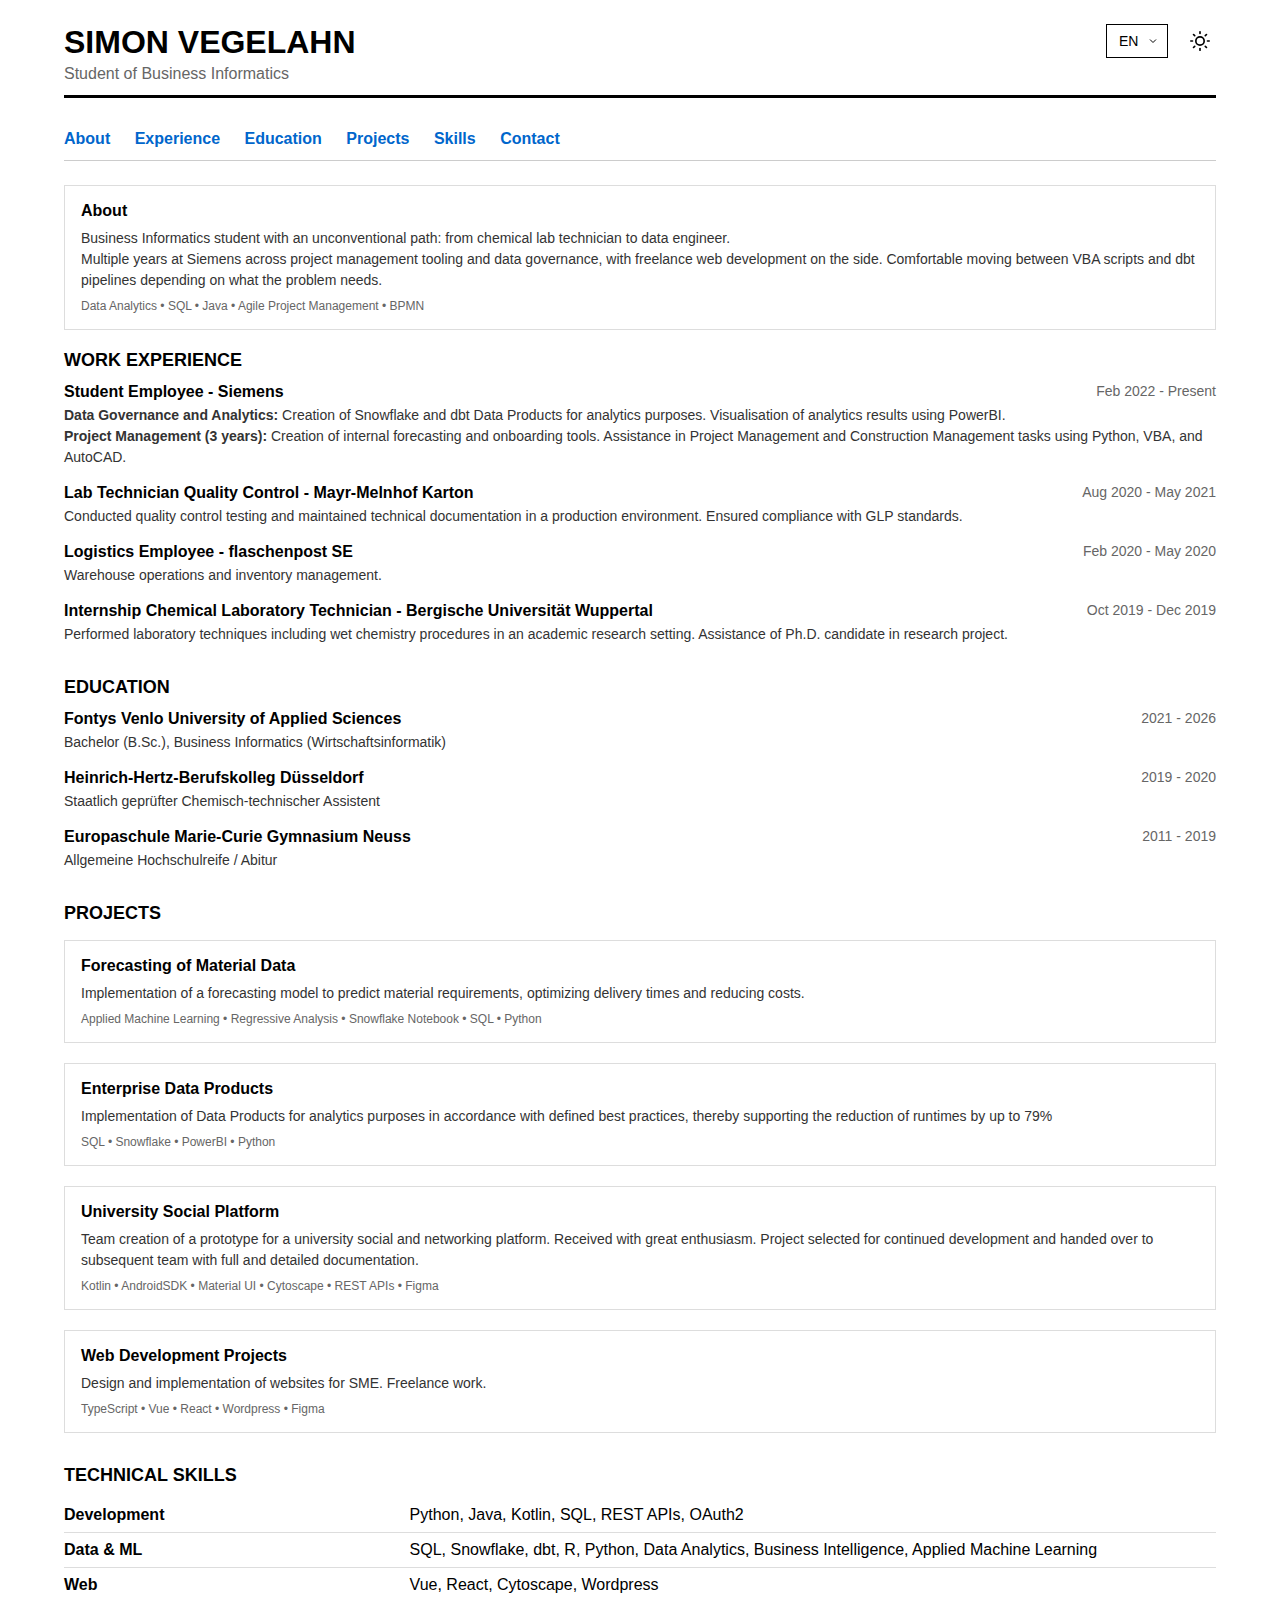
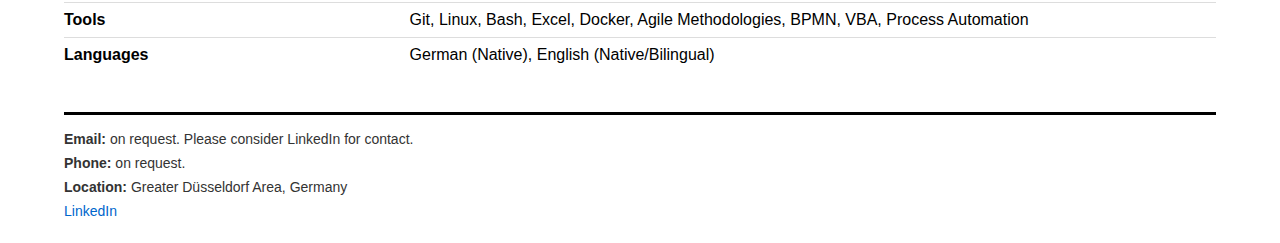
<file: about_me.html>
<!DOCTYPE html>
<html lang="en">

<head>
    <meta charset="UTF-8">
    <meta name="viewport" content="width=device-width, initial-scale=1.0">
    <title>Simon Vegelahn - Student of Business Informatics</title>
    <link rel="icon" type="image/png" href="favicon.png">

    <style>
        * {
            margin: 0;
            padding: 0;
            box-sizing: border-box;
        }

        body {
            font-family: Arial, sans-serif;
            background: #fff;
            color: #000;
            transition: background 0.3s, color 0.3s;
        }

        body.dark {
            background: #111;
            color: #eee;
        }

        .fast-link {
            color: #0066cc;
            text-decoration: none;
        }

        body.dark .fast-link {
            color: #6ab0ff;
        }

        .fast-link:hover {
            text-decoration: underline;
        }

        .controls {
            display: flex;
            align-items: center;
            gap: 16px;
        }

        .lang-select {
            font-family: Arial, sans-serif;
            font-size: 14px;
            padding: 8px 12px;
            border: 1px solid #000;
            background: #fff;
            color: #000;
            cursor: pointer;
            outline: none;
            appearance: none;
            -webkit-appearance: none;
            -moz-appearance: none;
            background-image: url("data:image/svg+xml,%3Csvg xmlns='http://www.w3.org/2000/svg' width='12' height='12' viewBox='0 0 24 24' fill='none' stroke='%23000' stroke-width='2'%3E%3Cpath d='M6 9l6 6 6-6'/%3E%3C/svg%3E");
            background-repeat: no-repeat;
            background-position: right 8px center;
            padding-right: 28px;
        }

        body.dark .lang-select {
            border-color: #eee;
            background-color: #111;
            color: #eee;
            background-image: url("data:image/svg+xml,%3Csvg xmlns='http://www.w3.org/2000/svg' width='12' height='12' viewBox='0 0 24 24' fill='none' stroke='%23eee' stroke-width='2'%3E%3Cpath d='M6 9l6 6 6-6'/%3E%3C/svg%3E");
        }

        .theme-toggle {
            cursor: pointer;
            user-select: none;
            display: flex;
            align-items: center;
            justify-content: center;
            width: 32px;
            height: 32px;
        }

        .theme-toggle svg {
            width: 20px;
            height: 20px;
            stroke: #000;
            fill: none;
            transition: stroke 0.3s;
        }

        body.dark .theme-toggle svg {
            stroke: #eee;
        }

        .icon-sun {
            display: block;
        }

        .icon-moon {
            display: none;
        }

        body.dark .icon-sun {
            display: none;
        }

        body.dark .icon-moon {
            display: block;
        }

        .header-row {
            display: flex;
            justify-content: space-between;
            align-items: flex-start;
        }

        .subtitle {
            font-size: 16px;
            color: #666;
            margin: 0;
        }

        body.dark .subtitle {
            color: #999;
        }

        .nav-border {
            border-bottom: 1px solid #ccc;
        }

        body.dark .nav-border {
            border-color: #444;
        }

        .article-box {
            border: 0.5px solid #ddd;
        }

        body.dark .article-box {
            border-color: #444;
        }

        .text-secondary {
            color: #333;
        }

        body.dark .text-secondary {
            color: #ccc;
        }

        .text-muted {
            color: #666;
        }

        body.dark .text-muted {
            color: #999;
        }

        .border-bottom {
            border-bottom: 1px solid #ddd;
        }

        body.dark .border-bottom {
            border-color: #444;
        }

        .header-border {
            border-bottom: 3px solid #000;
        }

        body.dark .header-border {
            border-color: #eee;
        }

        .footer-border {
            border-top: 3px solid #000;
        }

        body.dark .footer-border {
            border-color: #eee;
        }
    </style>
</head>

<body>
    <div style="max-width: 1200px; margin: 0 auto; padding: 24px;">
        <header class="header-border" style="padding-bottom: 12px; margin-bottom: 20px;">
            <div class="header-row">
                <div>
                    <h1 style="font-size: 32px; font-weight: bold; margin: 0 0 4px 0;">SIMON VEGELAHN</h1>
                    <p class="subtitle">Student of Business Informatics</p>
                </div>
                <div class="controls">
                    <select class="lang-select" onchange="if(this.value) window.location.href=this.value">
                        <option value="about_me.html" selected>EN</option>
                        <option value="about_me_de.html">DE</option>
                        <option value="about_me_es.html">ES</option>
                    </select>
                    <div class="theme-toggle" onclick="toggleTheme()">
                        <svg class="icon-sun" viewBox="0 0 24 24" stroke-width="2" stroke-linecap="round"
                            stroke-linejoin="round">
                            <circle cx="12" cy="12" r="5"></circle>
                            <line x1="12" y1="1" x2="12" y2="3"></line>
                            <line x1="12" y1="21" x2="12" y2="23"></line>
                            <line x1="4.22" y1="4.22" x2="5.64" y2="5.64"></line>
                            <line x1="18.36" y1="18.36" x2="19.78" y2="19.78"></line>
                            <line x1="1" y1="12" x2="3" y2="12"></line>
                            <line x1="21" y1="12" x2="23" y2="12"></line>
                            <line x1="4.22" y1="19.78" x2="5.64" y2="18.36"></line>
                            <line x1="18.36" y1="5.64" x2="19.78" y2="4.22"></line>
                        </svg>
                        <svg class="icon-moon" viewBox="0 0 24 24" stroke-width="2" stroke-linecap="round"
                            stroke-linejoin="round">
                            <path d="M21 12.79A9 9 0 1 1 11.21 3 7 7 0 0 0 21 12.79z"></path>
                        </svg>
                    </div>
                </div>
            </div>
        </header>

        <nav class="nav-border" style="margin-bottom: 24px; padding: 12px 0;">
            <a href="#about" class="fast-link" style="margin-right: 20px; font-weight: bold;">About</a>
            <a href="#experience" class="fast-link" style="margin-right: 20px; font-weight: bold;">Experience</a>
            <a href="#education" class="fast-link" style="margin-right: 20px; font-weight: bold;">Education</a>
            <a href="#projects" class="fast-link" style="margin-right: 20px; font-weight: bold;">Projects</a>
            <a href="#skills" class="fast-link" style="margin-right: 20px; font-weight: bold;">Skills</a>
            <a href="#contact" class="fast-link" style="font-weight: bold;">Contact</a>
        </nav>

        <article id="about" class="article-box" style="margin-bottom: 20px; padding: 16px;">
            <h3 style="font-size: 16px; font-weight: bold; margin: 0 0 8px 0;">About</h3>
            <p class="text-secondary" style="font-size: 14px; margin: 0 0 8px 0; line-height: 1.5;">Business Informatics
                student
                with an unconventional path: from chemical lab technician to data engineer. <br> Multiple years at
                Siemens across project management tooling and data governance, with freelance web development on the
                side. Comfortable moving
                between VBA scripts and dbt pipelines depending on what the problem needs.</p>
            <div class="text-muted" style="font-size: 12px;">Data Analytics • SQL • Java • Agile Project Management •
                BPMN
            </div>
        </article>

        <section id="experience" style="margin-bottom: 32px;">
            <h2 style="font-size: 18px; font-weight: bold; margin: 0 0 12px 0;">WORK EXPERIENCE</h2>

            <div style="margin-bottom: 16px;">
                <div style="display: flex; justify-content: space-between; margin-bottom: 4px;">
                    <strong>Student Employee - Siemens</strong>
                    <span class="text-muted" style="font-size: 14px;">Feb 2022 - Present</span>
                </div>
                <p class="text-secondary" style="font-size: 14px; margin: 0; line-height: 1.5;"><b>Data Governance and
                        Analytics:</b>
                    Creation of Snowflake and dbt Data Products for analytics purposes. Visualisation of analytics
                    results using PowerBI.
                </p>
                <p class="text-secondary" style="font-size: 14px; margin: 0; line-height: 1.5;"><b>Project Management (3
                        years):</b> Creation of internal forecasting and onboarding tools. Assistance in Project
                    Management and Construction Management tasks using Python, VBA, and AutoCAD.
                </p>
            </div>

            <div style="margin-bottom: 16px;">
                <div style="display: flex; justify-content: space-between; margin-bottom: 4px;">
                    <strong>Lab Technician Quality Control - Mayr-Melnhof Karton</strong>
                    <span class="text-muted" style="font-size: 14px;">Aug 2020 - May 2021</span>
                </div>
                <p class="text-secondary" style="font-size: 14px; margin: 0; line-height: 1.5;">Conducted quality
                    control testing
                    and maintained technical documentation in a production environment. Ensured compliance with GLP
                    standards.</p>
            </div>

            <div style="margin-bottom: 16px;">
                <div style="display: flex; justify-content: space-between; margin-bottom: 4px;">
                    <strong>Logistics Employee - flaschenpost SE</strong>
                    <span class="text-muted" style="font-size: 14px;">Feb 2020 - May 2020</span>
                </div>
                <p class="text-secondary" style="font-size: 14px; margin: 0; line-height: 1.5;">Warehouse operations and
                    inventory
                    management.</p>
            </div>

            <div>
                <div style="display: flex; justify-content: space-between; margin-bottom: 4px;">
                    <strong>Internship Chemical Laboratory Technician - Bergische Universität
                        Wuppertal</strong>
                    <span class="text-muted" style="font-size: 14px;">Oct 2019 - Dec 2019</span>
                </div>
                <p class="text-secondary" style="font-size: 14px; margin: 0; line-height: 1.5;">Performed laboratory
                    techniques
                    including wet chemistry procedures in an academic research setting. Assistance of Ph.D. candidate in
                    research project.</p>
            </div>
        </section>

        <section id="education" style="margin-bottom: 32px;">
            <h2 style="font-size: 18px; font-weight: bold; margin: 0 0 12px 0;">EDUCATION</h2>

            <div style="margin-bottom: 16px;">
                <div style="display: flex; justify-content: space-between; margin-bottom: 4px;">
                    <strong>Fontys Venlo University of Applied Sciences</strong>
                    <span class="text-muted" style="font-size: 14px;">2021 - 2026</span>
                </div>
                <p class="text-secondary" style="font-size: 14px; margin: 0; line-height: 1.5;">Bachelor (B.Sc.),
                    Business
                    Informatics
                    (Wirtschaftsinformatik)</p>
            </div>

            <div style="margin-bottom: 16px;">
                <div style="display: flex; justify-content: space-between; margin-bottom: 4px;">
                    <strong>Heinrich-Hertz-Berufskolleg Düsseldorf</strong>
                    <span class="text-muted" style="font-size: 14px;">2019 - 2020</span>
                </div>
                <p class="text-secondary" style="font-size: 14px; margin: 0; line-height: 1.5;">Staatlich geprüfter
                    Chemisch-technischer Assistent</p>
            </div>

            <div>
                <div style="display: flex; justify-content: space-between; margin-bottom: 4px;">
                    <strong>Europaschule Marie-Curie Gymnasium Neuss</strong>
                    <span class="text-muted" style="font-size: 14px;">2011 - 2019</span>
                </div>
                <p class="text-secondary" style="font-size: 14px; margin: 0; line-height: 1.5;">Allgemeine Hochschulreife / Abitur</p>
            </div>
        </section>

        <section id="projects" style="margin-bottom: 32px;">
            <h2 style="font-size: 18px; font-weight: bold; margin: 0 0 16px 0;">PROJECTS</h2>
            <article class="article-box" style="margin-bottom: 20px; padding: 16px;">
                <h3 style="font-size: 16px; font-weight: bold; margin: 0 0 8px 0;">Forecasting of Material
                    Data
                </h3>
                <p class="text-secondary" style="font-size: 14px; margin: 0 0 8px 0; line-height: 1.5;">Implementation
                    of a
                    forecasting model to predict material requirements, optimizing delivery times and reducing costs.
                </p>
                <div class="text-muted" style="font-size: 12px;">Applied Machine Learning • Regressive Analysis •
                    Snowflake
                    Notebook • SQL • Python</div>
            </article>
            <article class="article-box" style="margin-bottom: 20px; padding: 16px;">
                <h3 style="font-size: 16px; font-weight: bold; margin: 0 0 8px 0;">Enterprise Data Products
                </h3>
                <p class="text-secondary" style="font-size: 14px; margin: 0 0 8px 0; line-height: 1.5;">Implementation
                    of Data
                    Products for analytics purposes in accordance with defined best practices, thereby supporting the
                    reduction of runtimes by up to 79%</p>
                <div class="text-muted" style="font-size: 12px;">SQL • Snowflake • PowerBI • Python</div>
            </article>

            <article class="article-box" style="margin-bottom: 20px; padding: 16px;">
                <h3 style="font-size: 16px; font-weight: bold; margin: 0 0 8px 0;">University Social
                    Platform</h3>
                <p class="text-secondary" style="font-size: 14px; margin: 0 0 8px 0; line-height: 1.5;">Team creation of
                    a
                    prototype for a university social and networking platform. Received with great enthusiasm. Project
                    selected for continued development and handed over to subsequent team with full and detailed
                    documentation. </p>
                <div class="text-muted" style="font-size: 12px;">Kotlin • AndroidSDK • Material UI • Cytoscape • REST
                    APIs •
                    Figma</div>
            </article>
            <article class="article-box" style="margin-bottom: 20px; padding: 16px;">
                <h3 style="font-size: 16px; font-weight: bold; margin: 0 0 8px 0;">Web Development Projects
                </h3>
                <p class="text-secondary" style="font-size: 14px; margin: 0 0 8px 0; line-height: 1.5;">Design and
                    implementation
                    of websites for SME. Freelance work.</p>
                <div class="text-muted" style="font-size: 12px;">TypeScript • Vue • React • Wordpress • Figma</div>
            </article>
        </section>

        <section id="skills" style="margin-bottom: 32px;">
            <h2 style="font-size: 18px; font-weight: bold; margin: 0 0 12px 0;">TECHNICAL SKILLS</h2>
            <table style="width: 100%; border-collapse: collapse;">
                <tr class="border-bottom">
                    <td style="padding: 8px 0; font-weight: bold; width: 30%;">Development</td>
                    <td style="padding: 8px 0;">Python, Java, Kotlin, SQL, REST APIs, OAuth2</td>
                </tr>
                <tr class="border-bottom">
                    <td style="padding: 8px 0; font-weight: bold;">Data & ML</td>
                    <td style="padding: 8px 0;">SQL, Snowflake, dbt, R, Python, Data Analytics, Business Intelligence,
                        Applied Machine Learning</td>
                </tr>
                <tr class="border-bottom">
                    <td style="padding: 8px 0; font-weight: bold;">Web</td>
                    <td style="padding: 8px 0;">Vue, React, Cytoscape, Wordpress</td>
                </tr>
                <tr class="border-bottom">
                    <td style="padding: 8px 0; font-weight: bold;">Tools</td>
                    <td style="padding: 8px 0;">Git, Linux, Bash, Excel, Docker, Agile Methodologies, BPMN, VBA, Process
                        Automation</td>
                </tr>
                <tr>
                    <td style="padding: 8px 0; font-weight: bold;">Languages</td>
                    <td style="padding: 8px 0;">German (Native), English (Native/Bilingual)</td>
                </tr>
            </table>
        </section>

        <footer id="contact" class="footer-border" style="padding-top: 16px; margin-top: 40px;">
            <div class="text-secondary" style="font-size: 14px; margin-bottom: 8px;">
                <strong>Email:</strong> on request. Please consider LinkedIn for contact.
            </div>
            <div class="text-secondary" style="font-size: 14px; margin-bottom: 8px;">
                <strong>Phone:</strong> on request.
            </div>
            <div class="text-secondary" style="font-size: 14px; margin-bottom: 8px;">
                <strong>Location:</strong> Greater Düsseldorf Area, Germany
            </div>
            <div style="font-size: 14px;">
                <a href="https://www.linkedin.com/in/simonvegelahn" class="fast-link">LinkedIn</a>
            </div>
        </footer>
    </div>

    <script>
        function toggleTheme() {
            document.body.classList.toggle('dark');
            localStorage.setItem('theme', document.body.classList.contains('dark') ? 'dark' : 'light');
        }

        // Load saved theme
        if (localStorage.getItem('theme') === 'dark') {
            document.body.classList.add('dark');
        }
    </script>
</body>

</html>
</file>
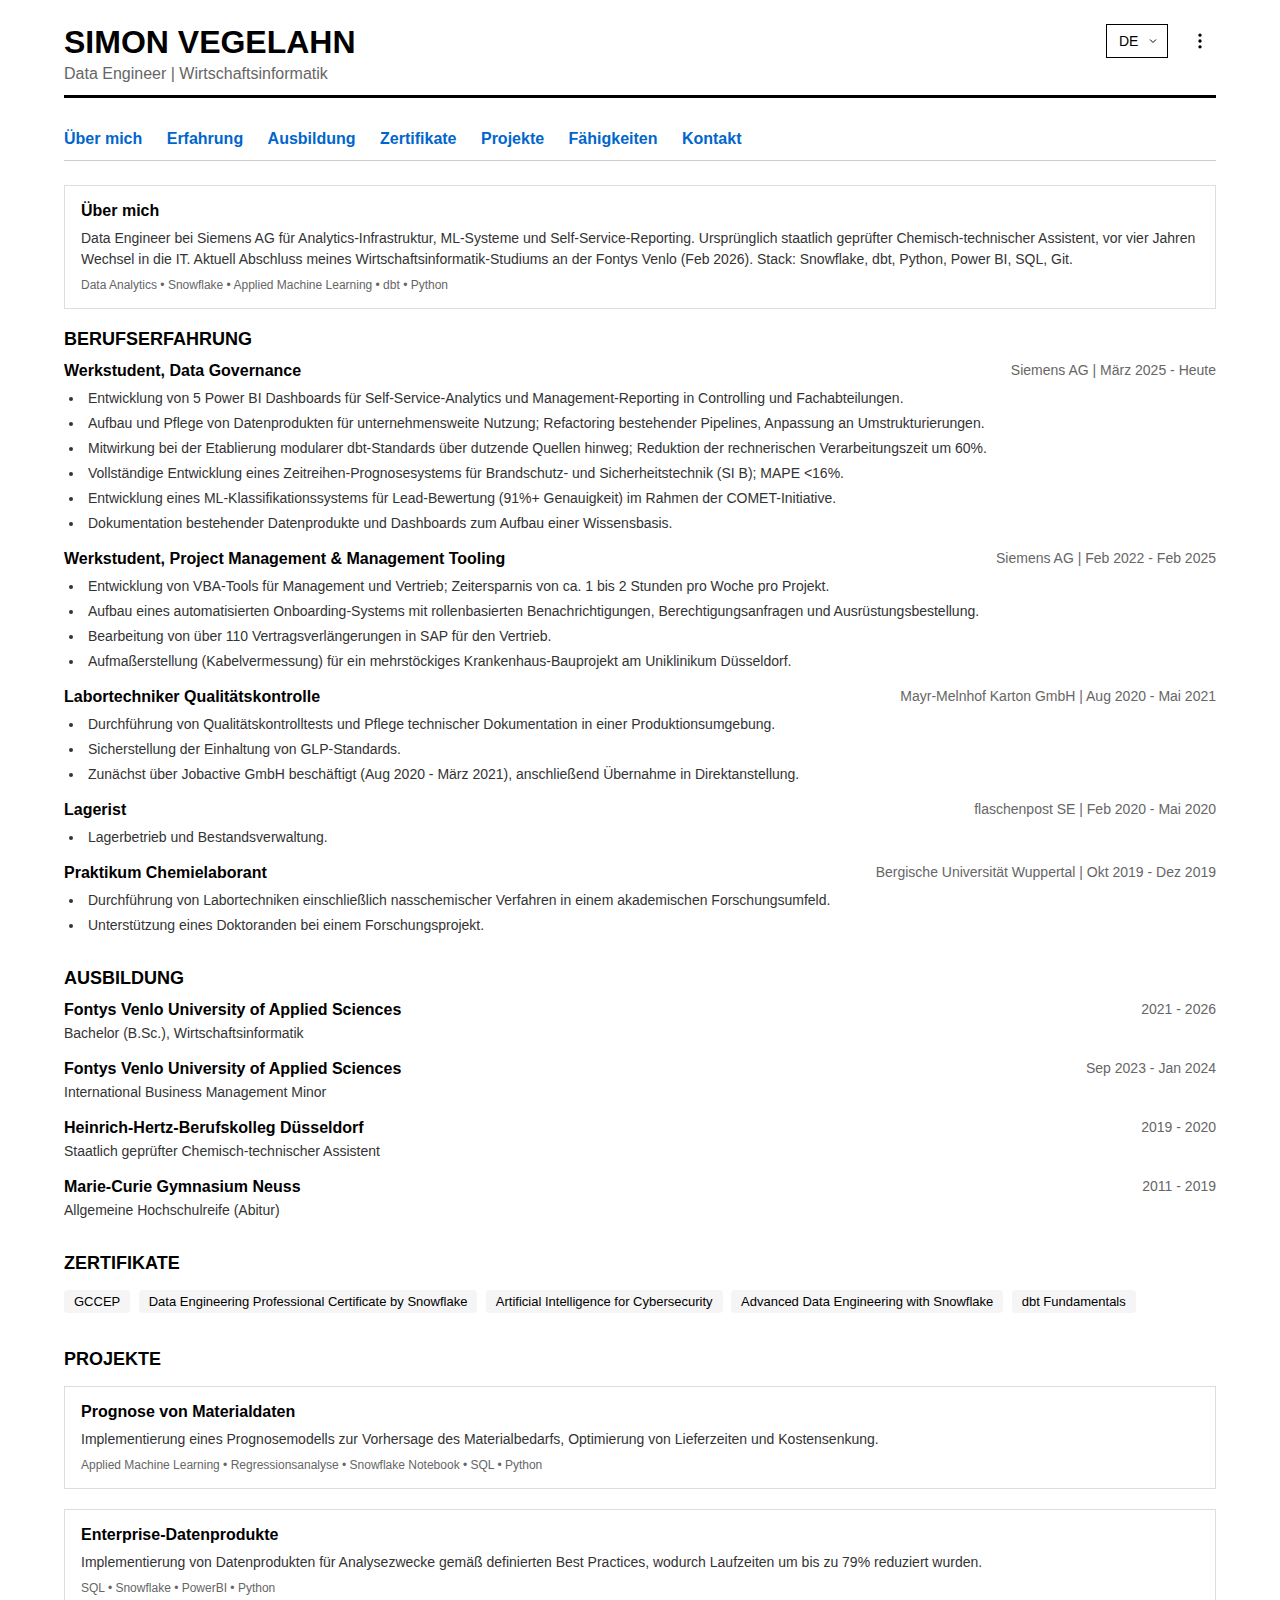
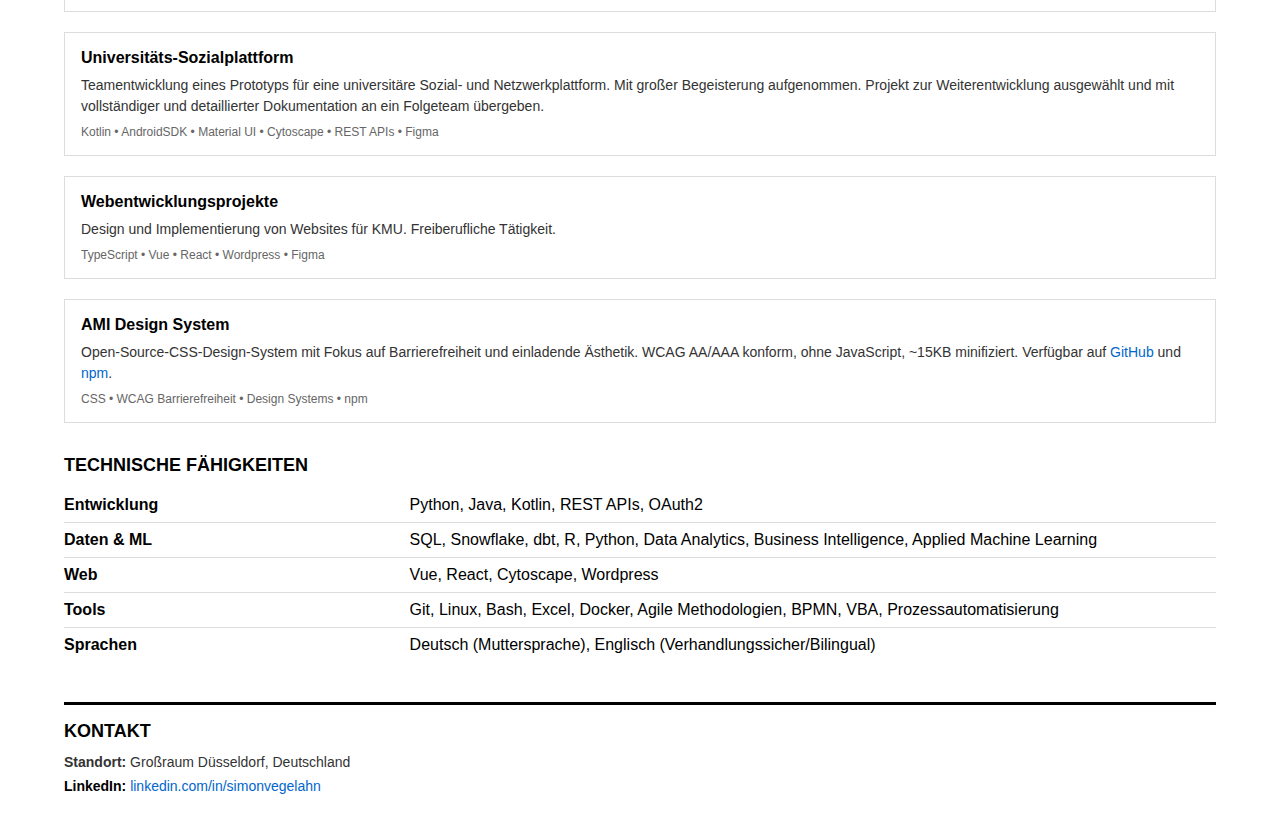
<file: about_me_de.html>
<!DOCTYPE html>
<html lang="de">

<head>
    <meta charset="UTF-8">
    <meta name="viewport" content="width=device-width, initial-scale=1.0">
    <meta name="description" content="Simon Vegelahn - Data Engineer spezialisiert auf dbt, Snowflake und ML-Systeme. Wirtschaftsinformatik-Student mit Erfahrung bei Siemens AG.">
    <meta name="keywords" content="Data Engineer, Wirtschaftsinformatik, Snowflake, dbt, Python, Machine Learning, Power BI">
    <meta name="author" content="Simon Vegelahn">
    <meta name="robots" content="index, follow">
    <title>Simon Vegelahn - Data Engineer | Wirtschaftsinformatik</title>
    <link rel="icon" type="image/png" href="favicon.png">

    <style>
        * {
            margin: 0;
            padding: 0;
            box-sizing: border-box;
        }

        body {
            font-family: Arial, sans-serif;
            background: #fff;
            color: #000;
            transition: background 0.3s, color 0.3s;
        }

        body.dark {
            background: #111;
            color: #eee;
        }

        .fast-link {
            color: #0066cc;
            text-decoration: none;
        }

        body.dark .fast-link {
            color: #6ab0ff;
        }

        .fast-link:hover {
            text-decoration: underline;
        }

        .fast-link:focus {
            outline: 2px solid #0066cc;
            outline-offset: 2px;
        }

        body.dark .fast-link:focus {
            outline-color: #6ab0ff;
        }

        *:focus-visible {
            outline: 2px solid #0066cc;
            outline-offset: 2px;
        }

        body.dark *:focus-visible {
            outline-color: #6ab0ff;
        }

        .controls {
            display: flex;
            align-items: center;
            gap: 16px;
            position: relative;
        }

        .lang-select {
            font-family: Arial, sans-serif;
            font-size: 14px;
            padding: 8px 12px;
            border: 1px solid #000;
            background: #fff;
            color: #000;
            cursor: pointer;
            outline: none;
            appearance: none;
            -webkit-appearance: none;
            -moz-appearance: none;
            background-image: url("data:image/svg+xml,%3Csvg xmlns='http://www.w3.org/2000/svg' width='12' height='12' viewBox='0 0 24 24' fill='none' stroke='%23000' stroke-width='2'%3E%3Cpath d='M6 9l6 6 6-6'/%3E%3C/svg%3E");
            background-repeat: no-repeat;
            background-position: right 8px center;
            padding-right: 28px;
        }

        body.dark .lang-select {
            border-color: #eee;
            background-color: #111;
            color: #eee;
            background-image: url("data:image/svg+xml,%3Csvg xmlns='http://www.w3.org/2000/svg' width='12' height='12' viewBox='0 0 24 24' fill='none' stroke='%23eee' stroke-width='2'%3E%3Cpath d='M6 9l6 6 6-6'/%3E%3C/svg%3E");
        }

        .menu-container {
            position: relative;
        }

        .menu-toggle {
            cursor: pointer;
            user-select: none;
            display: flex;
            align-items: center;
            justify-content: center;
            width: 32px;
            height: 32px;
            border: none;
            background: transparent;
            padding: 0;
        }

        .menu-toggle svg {
            width: 20px;
            height: 20px;
            stroke: #000;
            fill: none;
            transition: stroke 0.3s;
        }

        body.dark .menu-toggle svg {
            stroke: #eee;
        }

        .menu-tooltip {
            position: absolute;
            top: 100%;
            right: 0;
            margin-top: 8px;
            background: #fff;
            border: 1px solid #ccc;
            border-radius: 8px;
            box-shadow: 0 4px 12px rgba(0, 0, 0, 0.15);
            min-width: 180px;
            z-index: 1000;
            opacity: 0;
            visibility: hidden;
            transform: translateY(-8px);
            transition: opacity 0.2s, visibility 0.2s, transform 0.2s;
        }

        .menu-tooltip.visible {
            opacity: 1;
            visibility: visible;
            transform: translateY(0);
        }

        .menu-tooltip::before {
            content: '';
            position: absolute;
            top: -8px;
            right: 12px;
            width: 0;
            height: 0;
            border-left: 8px solid transparent;
            border-right: 8px solid transparent;
            border-bottom: 8px solid #ccc;
        }

        .menu-tooltip::after {
            content: '';
            position: absolute;
            top: -7px;
            right: 13px;
            width: 0;
            height: 0;
            border-left: 7px solid transparent;
            border-right: 7px solid transparent;
            border-bottom: 7px solid #fff;
        }

        body.dark .menu-tooltip {
            background: #222;
            border-color: #444;
        }

        body.dark .menu-tooltip::before {
            border-bottom-color: #444;
        }

        body.dark .menu-tooltip::after {
            border-bottom-color: #222;
        }

        .menu-item {
            display: flex;
            align-items: center;
            gap: 10px;
            padding: 12px 16px;
            cursor: pointer;
            font-size: 14px;
            color: #000;
            text-decoration: none;
            transition: background 0.2s;
        }

        .menu-item:first-child {
            border-radius: 8px 8px 0 0;
        }

        .menu-item:last-child {
            border-radius: 0 0 8px 8px;
        }

        .menu-item:hover {
            background: #f5f5f5;
        }

        body.dark .menu-item {
            color: #eee;
        }

        body.dark .menu-item:hover {
            background: #333;
        }

        .menu-item svg {
            width: 16px;
            height: 16px;
            stroke: currentColor;
            fill: none;
        }

        .header-row {
            display: flex;
            justify-content: space-between;
            align-items: flex-start;
        }

        .subtitle {
            font-size: 16px;
            color: #666;
            margin: 0;
        }

        body.dark .subtitle {
            color: #999;
        }

        .nav-border {
            border-bottom: 1px solid #ccc;
        }

        body.dark .nav-border {
            border-color: #444;
        }

        .article-box {
            border: 0.5px solid #ddd;
        }

        body.dark .article-box {
            border-color: #444;
        }

        .text-secondary {
            color: #333;
        }

        body.dark .text-secondary {
            color: #ccc;
        }

        .text-muted {
            color: #666;
        }

        body.dark .text-muted {
            color: #999;
        }

        .border-bottom {
            border-bottom: 1px solid #ddd;
        }

        body.dark .border-bottom {
            border-color: #444;
        }

        .header-border {
            border-bottom: 3px solid #000;
        }

        body.dark .header-border {
            border-color: #eee;
        }

        .footer-border {
            border-top: 3px solid #000;
        }

        body.dark .footer-border {
            border-color: #eee;
        }

        .cert-item {
            display: inline-block;
            background: #f5f5f5;
            padding: 4px 10px;
            margin: 4px 4px 4px 0;
            border-radius: 4px;
            font-size: 13px;
        }

        body.dark .cert-item {
            background: #333;
        }

        .job-details {
            margin: 8px 0 0 0;
            padding-left: 20px;
            list-style-type: disc;
        }

        .job-details li {
            font-size: 14px;
            line-height: 1.5;
            margin-bottom: 4px;
            padding-left: 4px;
        }

        .job-details li:last-child {
            margin-bottom: 0;
        }

        @media print {
            @page {
                size: A4;
                margin: 15mm;
            }

            body {
                background: #fff !important;
                color: #000 !important;
                font-size: 11px;
                -webkit-print-color-adjust: exact;
                print-color-adjust: exact;
                color-adjust: exact;
            }

            body.dark {
                background: #fff !important;
                color: #000 !important;
            }

            .controls, .menu-container, .lang-select {
                display: none !important;
            }

            .fast-link {
                color: #0066cc !important;
            }

            .article-box {
                border-color: #ddd !important;
                break-inside: avoid;
            }

            .text-secondary, body.dark .text-secondary {
                color: #333 !important;
            }

            .text-muted, body.dark .text-muted {
                color: #666 !important;
            }

            .subtitle, body.dark .subtitle {
                color: #666 !important;
            }

            .header-border, body.dark .header-border {
                border-color: #000 !important;
            }

            .footer-border, body.dark .footer-border {
                border-color: #000 !important;
            }

            .nav-border, body.dark .nav-border {
                border-color: #ccc !important;
            }

            .border-bottom, body.dark .border-bottom {
                border-color: #ddd !important;
            }

            .cert-item, body.dark .cert-item {
                background: #f5f5f5 !important;
                color: #000 !important;
            }

            section, article {
                break-inside: avoid;
            }

            h2 {
                break-after: avoid;
            }
        }
    </style>
</head>

<body>
    <div style="max-width: 1200px; margin: 0 auto; padding: 24px;">
        <header class="header-border" style="padding-bottom: 12px; margin-bottom: 20px;">
            <div class="header-row">
                <div>
                    <h1 style="font-size: 32px; font-weight: bold; margin: 0 0 4px 0;">
                        <a href="index.html" style="color: inherit; text-decoration: none;">SIMON VEGELAHN</a>
                    </h1>
                    <p class="subtitle">Data Engineer | Wirtschaftsinformatik</p>
                </div>
                <div class="controls">
                    <select class="lang-select" aria-label="Sprache auswählen" onchange="if(this.value) window.location.href=this.value">
                        <option value="about_me.html">EN</option>
                        <option value="about_me_de.html" selected>DE</option>
                        <option value="about_me_es.html">ES</option>
                    </select>
                    <div class="menu-container">
                        <button class="menu-toggle" onclick="toggleMenu(event)" aria-label="Menü öffnen">
                            <svg viewBox="0 0 24 24" stroke-width="2" stroke-linecap="round" stroke-linejoin="round">
                                <circle cx="12" cy="12" r="1"></circle>
                                <circle cx="12" cy="5" r="1"></circle>
                                <circle cx="12" cy="19" r="1"></circle>
                            </svg>
                        </button>
                        <div class="menu-tooltip" id="menuTooltip">
                            <div class="menu-item" onclick="toggleTheme()">
                                <svg class="icon-theme" viewBox="0 0 24 24" stroke-width="2" stroke-linecap="round" stroke-linejoin="round">
                                    <circle cx="12" cy="12" r="5"></circle>
                                    <line x1="12" y1="1" x2="12" y2="3"></line>
                                    <line x1="12" y1="21" x2="12" y2="23"></line>
                                    <line x1="4.22" y1="4.22" x2="5.64" y2="5.64"></line>
                                    <line x1="18.36" y1="18.36" x2="19.78" y2="19.78"></line>
                                    <line x1="1" y1="12" x2="3" y2="12"></line>
                                    <line x1="21" y1="12" x2="23" y2="12"></line>
                                    <line x1="4.22" y1="19.78" x2="5.64" y2="18.36"></line>
                                    <line x1="18.36" y1="5.64" x2="19.78" y2="4.22"></line>
                                </svg>
                                <span id="themeText">Dunkelmodus</span>
                            </div>
                            <div class="menu-item" onclick="exportPDF()">
                                <svg viewBox="0 0 24 24" stroke-width="2" stroke-linecap="round" stroke-linejoin="round">
                                    <path d="M14 2H6a2 2 0 0 0-2 2v16a2 2 0 0 0 2 2h12a2 2 0 0 0 2-2V8z"></path>
                                    <polyline points="14 2 14 8 20 8"></polyline>
                                    <line x1="12" y1="18" x2="12" y2="12"></line>
                                    <line x1="9" y1="15" x2="12" y2="18"></line>
                                    <line x1="15" y1="15" x2="12" y2="18"></line>
                                </svg>
                                <span>Als PDF exportieren</span>
                            </div>
                            <a class="menu-item" href="index.html">
                                <svg viewBox="0 0 24 24" stroke-width="2" stroke-linecap="round" stroke-linejoin="round">
                                    <path d="M19 12H5"></path>
                                    <polyline points="12 19 5 12 12 5"></polyline>
                                </svg>
                                <span>Zurück zum Portfolio</span>
                            </a>
                        </div>
                    </div>
                </div>
            </div>
        </header>

        <nav class="nav-border" style="margin-bottom: 24px; padding: 12px 0;" aria-label="Seitennavigation">
            <a href="#about" class="fast-link" style="margin-right: 20px; font-weight: bold;">Über mich</a>
            <a href="#experience" class="fast-link" style="margin-right: 20px; font-weight: bold;">Erfahrung</a>
            <a href="#education" class="fast-link" style="margin-right: 20px; font-weight: bold;">Ausbildung</a>
            <a href="#certifications" class="fast-link" style="margin-right: 20px; font-weight: bold;">Zertifikate</a>
            <a href="#projects" class="fast-link" style="margin-right: 20px; font-weight: bold;">Projekte</a>
            <a href="#skills" class="fast-link" style="margin-right: 20px; font-weight: bold;">Fähigkeiten</a>
            <a href="#contact" class="fast-link" style="font-weight: bold;">Kontakt</a>
        </nav>

        <main id="main-content">
        <article id="about" class="article-box" style="margin-bottom: 20px; padding: 16px;">
            <h2 style="font-size: 16px; font-weight: bold; margin: 0 0 8px 0;">Über mich</h2>
            <p class="text-secondary" style="font-size: 14px; margin: 0 0 8px 0; line-height: 1.5;">
                Data Engineer bei Siemens AG für Analytics-Infrastruktur, ML-Systeme und Self-Service-Reporting. Ursprünglich staatlich geprüfter Chemisch-technischer Assistent, vor vier Jahren Wechsel in die IT. Aktuell Abschluss meines Wirtschaftsinformatik-Studiums an der Fontys Venlo (Feb 2026). Stack: Snowflake, dbt, Python, Power BI, SQL, Git.
            </p>
            <div class="text-muted" style="font-size: 12px;">Data Analytics • Snowflake • Applied Machine Learning • dbt • Python</div>
        </article>

        <section id="experience" style="margin-bottom: 32px;">
            <h2 style="font-size: 18px; font-weight: bold; margin: 0 0 12px 0;">BERUFSERFAHRUNG</h2>

            <div style="margin-bottom: 16px;">
                <div style="display: flex; justify-content: space-between; margin-bottom: 4px;">
                    <strong>Werkstudent, Data Governance</strong>
                    <span class="text-muted" style="font-size: 14px;">Siemens AG | März 2025 - Heute</span>
                </div>
                <ul class="job-details text-secondary">
                    <li>Entwicklung von 5 Power BI Dashboards für Self-Service-Analytics und Management-Reporting in Controlling und Fachabteilungen.</li>
                    <li>Aufbau und Pflege von Datenprodukten für unternehmensweite Nutzung; Refactoring bestehender Pipelines, Anpassung an Umstrukturierungen.</li>
                    <li>Mitwirkung bei der Etablierung modularer dbt-Standards über dutzende Quellen hinweg; Reduktion der rechnerischen Verarbeitungszeit um 60%.</li>
                    <li>Vollständige Entwicklung eines Zeitreihen-Prognosesystems für Brandschutz- und Sicherheitstechnik (SI B); MAPE &lt;16%.</li>
                    <li>Entwicklung eines ML-Klassifikationssystems für Lead-Bewertung (91%+ Genauigkeit) im Rahmen der COMET-Initiative.</li>
                    <li>Dokumentation bestehender Datenprodukte und Dashboards zum Aufbau einer Wissensbasis.</li>
                </ul>
            </div>

            <div style="margin-bottom: 16px;">
                <div style="display: flex; justify-content: space-between; margin-bottom: 4px;">
                    <strong>Werkstudent, Project Management & Management Tooling</strong>
                    <span class="text-muted" style="font-size: 14px;">Siemens AG | Feb 2022 - Feb 2025</span>
                </div>
                <ul class="job-details text-secondary">
                    <li>Entwicklung von VBA-Tools für Management und Vertrieb; Zeitersparnis von ca. 1 bis 2 Stunden pro Woche pro Projekt.</li>
                    <li>Aufbau eines automatisierten Onboarding-Systems mit rollenbasierten Benachrichtigungen, Berechtigungsanfragen und Ausrüstungsbestellung.</li>
                    <li>Bearbeitung von über 110 Vertragsverlängerungen in SAP für den Vertrieb.</li>
                    <li>Aufmaßerstellung (Kabelvermessung) für ein mehrstöckiges Krankenhaus-Bauprojekt am Uniklinikum Düsseldorf.</li>
                </ul>
            </div>

            <div style="margin-bottom: 16px;">
                <div style="display: flex; justify-content: space-between; margin-bottom: 4px;">
                    <strong>Labortechniker Qualitätskontrolle</strong>
                    <span class="text-muted" style="font-size: 14px;">Mayr-Melnhof Karton GmbH | Aug 2020 - Mai 2021</span>
                </div>
                <ul class="job-details text-secondary">
                    <li>Durchführung von Qualitätskontrolltests und Pflege technischer Dokumentation in einer Produktionsumgebung.</li>
                    <li>Sicherstellung der Einhaltung von GLP-Standards.</li>
                    <li>Zunächst über Jobactive GmbH beschäftigt (Aug 2020 - März 2021), anschließend Übernahme in Direktanstellung.</li>
                </ul>
            </div>

            <div style="margin-bottom: 16px;">
                <div style="display: flex; justify-content: space-between; margin-bottom: 4px;">
                    <strong>Lagerist</strong>
                    <span class="text-muted" style="font-size: 14px;">flaschenpost SE | Feb 2020 - Mai 2020</span>
                </div>
                <ul class="job-details text-secondary">
                    <li>Lagerbetrieb und Bestandsverwaltung.</li>
                </ul>
            </div>

            <div>
                <div style="display: flex; justify-content: space-between; margin-bottom: 4px;">
                    <strong>Praktikum Chemielaborant</strong>
                    <span class="text-muted" style="font-size: 14px;">Bergische Universität Wuppertal | Okt 2019 - Dez 2019</span>
                </div>
                <ul class="job-details text-secondary">
                    <li>Durchführung von Labortechniken einschließlich nasschemischer Verfahren in einem akademischen Forschungsumfeld.</li>
                    <li>Unterstützung eines Doktoranden bei einem Forschungsprojekt.</li>
                </ul>
            </div>
        </section>

        <section id="education" style="margin-bottom: 32px;">
            <h2 style="font-size: 18px; font-weight: bold; margin: 0 0 12px 0;">AUSBILDUNG</h2>

            <div style="margin-bottom: 16px;">
                <div style="display: flex; justify-content: space-between; margin-bottom: 4px;">
                    <strong>Fontys Venlo University of Applied Sciences</strong>
                    <span class="text-muted" style="font-size: 14px;">2021 - 2026</span>
                </div>
                <p class="text-secondary" style="font-size: 14px; margin: 0; line-height: 1.5;">Bachelor (B.Sc.), Wirtschaftsinformatik</p>
            </div>

            <div style="margin-bottom: 16px;">
                <div style="display: flex; justify-content: space-between; margin-bottom: 4px;">
                    <strong>Fontys Venlo University of Applied Sciences</strong>
                    <span class="text-muted" style="font-size: 14px;">Sep 2023 - Jan 2024</span>
                </div>
                <p class="text-secondary" style="font-size: 14px; margin: 0; line-height: 1.5;">International Business Management Minor</p>
            </div>

            <div style="margin-bottom: 16px;">
                <div style="display: flex; justify-content: space-between; margin-bottom: 4px;">
                    <strong>Heinrich-Hertz-Berufskolleg Düsseldorf</strong>
                    <span class="text-muted" style="font-size: 14px;">2019 - 2020</span>
                </div>
                <p class="text-secondary" style="font-size: 14px; margin: 0; line-height: 1.5;">Staatlich geprüfter Chemisch-technischer Assistent</p>
            </div>

            <div>
                <div style="display: flex; justify-content: space-between; margin-bottom: 4px;">
                    <strong>Marie-Curie Gymnasium Neuss</strong>
                    <span class="text-muted" style="font-size: 14px;">2011 - 2019</span>
                </div>
                <p class="text-secondary" style="font-size: 14px; margin: 0; line-height: 1.5;">Allgemeine Hochschulreife (Abitur)</p>
            </div>
        </section>

        <section id="certifications" style="margin-bottom: 32px;">
            <h2 style="font-size: 18px; font-weight: bold; margin: 0 0 12px 0;">ZERTIFIKATE</h2>
            <div role="list" aria-label="Zertifikate">
                <span class="cert-item" role="listitem">GCCEP</span>
                <span class="cert-item" role="listitem">Data Engineering Professional Certificate by Snowflake</span>
                <span class="cert-item" role="listitem">Artificial Intelligence for Cybersecurity</span>
                <span class="cert-item" role="listitem">Advanced Data Engineering with Snowflake</span>
                <span class="cert-item" role="listitem">dbt Fundamentals</span>
            </div>
        </section>

        <section id="projects" style="margin-bottom: 32px;">
            <h2 style="font-size: 18px; font-weight: bold; margin: 0 0 16px 0;">PROJEKTE</h2>

            <article class="article-box" style="margin-bottom: 20px; padding: 16px;">
                <h3 style="font-size: 16px; font-weight: bold; margin: 0 0 8px 0;">Prognose von Materialdaten</h3>
                <p class="text-secondary" style="font-size: 14px; margin: 0 0 8px 0; line-height: 1.5;">
                    Implementierung eines Prognosemodells zur Vorhersage des Materialbedarfs, Optimierung von Lieferzeiten und Kostensenkung.
                </p>
                <div class="text-muted" style="font-size: 12px;">Applied Machine Learning • Regressionsanalyse • Snowflake Notebook • SQL • Python</div>
            </article>

            <article class="article-box" style="margin-bottom: 20px; padding: 16px;">
                <h3 style="font-size: 16px; font-weight: bold; margin: 0 0 8px 0;">Enterprise-Datenprodukte</h3>
                <p class="text-secondary" style="font-size: 14px; margin: 0 0 8px 0; line-height: 1.5;">
                    Implementierung von Datenprodukten für Analysezwecke gemäß definierten Best Practices, wodurch Laufzeiten um bis zu 79% reduziert wurden.
                </p>
                <div class="text-muted" style="font-size: 12px;">SQL • Snowflake • PowerBI • Python</div>
            </article>

            <article class="article-box" style="margin-bottom: 20px; padding: 16px;">
                <h3 style="font-size: 16px; font-weight: bold; margin: 0 0 8px 0;">Universitäts-Sozialplattform</h3>
                <p class="text-secondary" style="font-size: 14px; margin: 0 0 8px 0; line-height: 1.5;">
                    Teamentwicklung eines Prototyps für eine universitäre Sozial- und Netzwerkplattform. Mit großer Begeisterung aufgenommen. Projekt zur Weiterentwicklung ausgewählt und mit vollständiger und detaillierter Dokumentation an ein Folgeteam übergeben.
                </p>
                <div class="text-muted" style="font-size: 12px;">Kotlin • AndroidSDK • Material UI • Cytoscape • REST APIs • Figma</div>
            </article>

            <article class="article-box" style="margin-bottom: 20px; padding: 16px;">
                <h3 style="font-size: 16px; font-weight: bold; margin: 0 0 8px 0;">Webentwicklungsprojekte</h3>
                <p class="text-secondary" style="font-size: 14px; margin: 0 0 8px 0; line-height: 1.5;">
                    Design und Implementierung von Websites für KMU. Freiberufliche Tätigkeit.
                </p>
                <div class="text-muted" style="font-size: 12px;">TypeScript • Vue • React • Wordpress • Figma</div>
            </article>

            <article class="article-box" style="margin-bottom: 20px; padding: 16px;">
                <h3 style="font-size: 16px; font-weight: bold; margin: 0 0 8px 0;">AMI Design System</h3>
                <p class="text-secondary" style="font-size: 14px; margin: 0 0 8px 0; line-height: 1.5;">
                    Open-Source-CSS-Design-System mit Fokus auf Barrierefreiheit und einladende Ästhetik. WCAG AA/AAA konform, ohne JavaScript, ~15KB minifiziert. Verfügbar auf <a href="https://github.com/SimonVegelahn/AMI" class="fast-link" rel="noopener noreferrer">GitHub</a> und <a href="https://www.npmjs.com/package/ami-css" class="fast-link" rel="noopener noreferrer">npm</a>.
                </p>
                <div class="text-muted" style="font-size: 12px;">CSS • WCAG Barrierefreiheit • Design Systems • npm</div>
            </article>
        </section>

        <section id="skills" style="margin-bottom: 32px;">
            <h2 style="font-size: 18px; font-weight: bold; margin: 0 0 12px 0;">TECHNISCHE FÄHIGKEITEN</h2>
            <table style="width: 100%; border-collapse: collapse;">
                <tr class="border-bottom">
                    <td style="padding: 8px 0; font-weight: bold; width: 30%;">Entwicklung</td>
                    <td style="padding: 8px 0;">Python, Java, Kotlin, REST APIs, OAuth2</td>
                </tr>
                <tr class="border-bottom">
                    <td style="padding: 8px 0; font-weight: bold;">Daten & ML</td>
                    <td style="padding: 8px 0;">SQL, Snowflake, dbt, R, Python, Data Analytics, Business Intelligence, Applied Machine Learning</td>
                </tr>
                <tr class="border-bottom">
                    <td style="padding: 8px 0; font-weight: bold;">Web</td>
                    <td style="padding: 8px 0;">Vue, React, Cytoscape, Wordpress</td>
                </tr>
                <tr class="border-bottom">
                    <td style="padding: 8px 0; font-weight: bold;">Tools</td>
                    <td style="padding: 8px 0;">Git, Linux, Bash, Excel, Docker, Agile Methodologien, BPMN, VBA, Prozessautomatisierung</td>
                </tr>
                <tr>
                    <td style="padding: 8px 0; font-weight: bold;">Sprachen</td>
                    <td style="padding: 8px 0;">Deutsch (Muttersprache), Englisch (Verhandlungssicher/Bilingual)</td>
                </tr>
            </table>
        </section>
        </main>

        <footer id="contact" class="footer-border" style="padding-top: 16px; margin-top: 40px;">
            <h2 style="font-size: 18px; font-weight: bold; margin: 0 0 12px 0;">KONTAKT</h2>
            <div class="text-secondary" style="font-size: 14px; margin-bottom: 8px;">
                <strong>Standort:</strong> Großraum Düsseldorf, Deutschland
            </div>
            <div style="font-size: 14px;">
                <strong>LinkedIn:</strong> <a href="https://www.linkedin.com/in/simonvegelahn" class="fast-link" rel="noopener noreferrer">linkedin.com/in/simonvegelahn</a>
            </div>
        </footer>
    </div>

    <script>
        let menuTimeout;

        function toggleMenu(event) {
            event.stopPropagation();
            const menu = document.getElementById('menuTooltip');
            menu.classList.toggle('visible');
            clearTimeout(menuTimeout);
        }

        function closeMenu() {
            const menu = document.getElementById('menuTooltip');
            menu.classList.remove('visible');
        }

        function toggleTheme() {
            document.body.classList.toggle('dark');
            const isDark = document.body.classList.contains('dark');
            localStorage.setItem('theme', isDark ? 'dark' : 'light');
            updateThemeText();
            closeMenu();
        }

        function updateThemeText() {
            const themeText = document.getElementById('themeText');
            const isDark = document.body.classList.contains('dark');
            themeText.textContent = isDark ? 'Hellmodus' : 'Dunkelmodus';
            
            const themeIcon = document.querySelector('.icon-theme');
            if (isDark) {
                themeIcon.innerHTML = '<circle cx="12" cy="12" r="5"></circle><line x1="12" y1="1" x2="12" y2="3"></line><line x1="12" y1="21" x2="12" y2="23"></line><line x1="4.22" y1="4.22" x2="5.64" y2="5.64"></line><line x1="18.36" y1="18.36" x2="19.78" y2="19.78"></line><line x1="1" y1="12" x2="3" y2="12"></line><line x1="21" y1="12" x2="23" y2="12"></line><line x1="4.22" y1="19.78" x2="5.64" y2="18.36"></line><line x1="18.36" y1="5.64" x2="19.78" y2="4.22"></line>';
            } else {
                themeIcon.innerHTML = '<path d="M21 12.79A9 9 0 1 1 11.21 3 7 7 0 0 0 21 12.79z"></path>';
            }
        }

        function exportPDF() {
            closeMenu();
            window.print();
        }

        // Close menu when clicking outside
        document.addEventListener('click', function(event) {
            const menuContainer = document.querySelector('.menu-container');
            if (!menuContainer.contains(event.target)) {
                closeMenu();
            }
        });

        // Close menu when hovering outside for 2 seconds
        document.addEventListener('mouseover', function(event) {
            const menuContainer = document.querySelector('.menu-container');
            const menu = document.getElementById('menuTooltip');
            
            if (!menuContainer.contains(event.target) && menu.classList.contains('visible')) {
                clearTimeout(menuTimeout);
                menuTimeout = setTimeout(function() {
                    closeMenu();
                }, 2000);
            }
        });

        // Cancel close when hovering back over menu
        document.querySelector('.menu-container').addEventListener('mouseover', function() {
            clearTimeout(menuTimeout);
        });

        // Initialize theme text on load (always light mode by default)
        document.addEventListener('DOMContentLoaded', function() {
            updateThemeText();
        });
    </script>
</body>

</html>
</file>
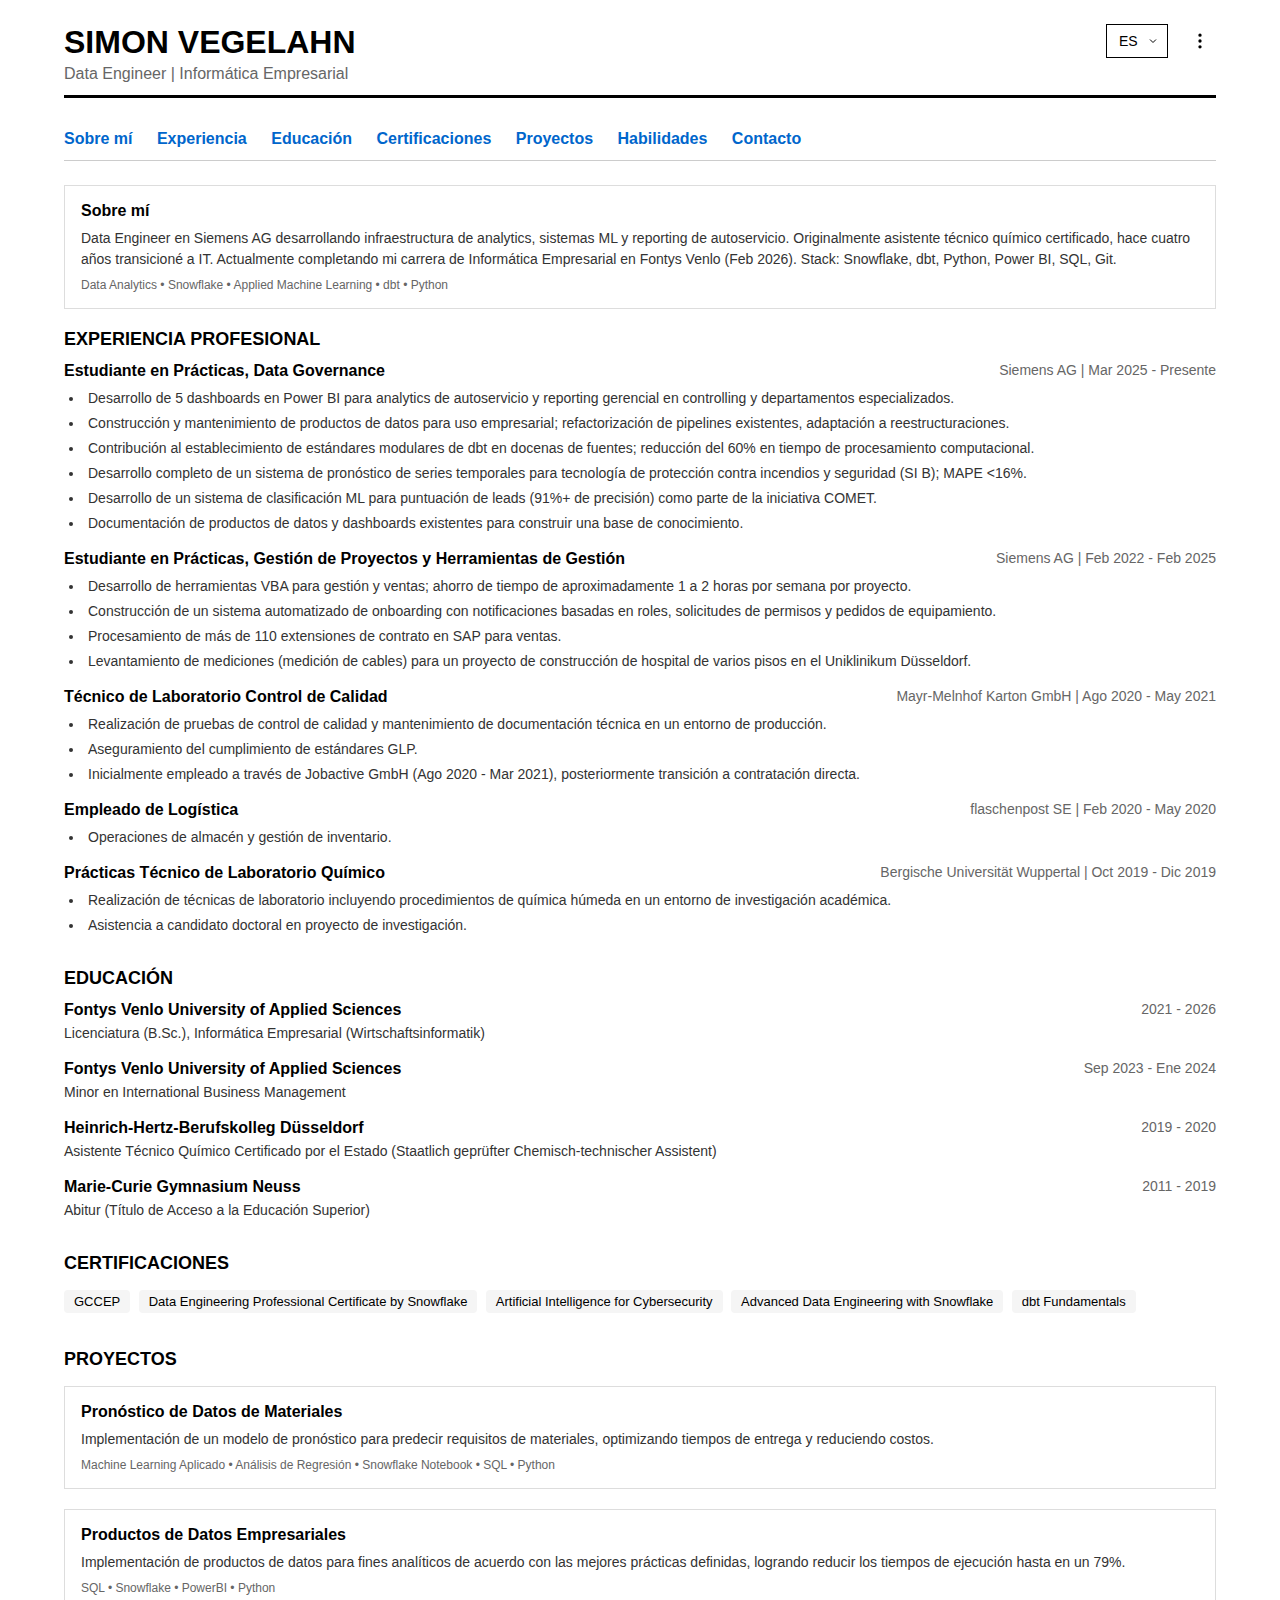
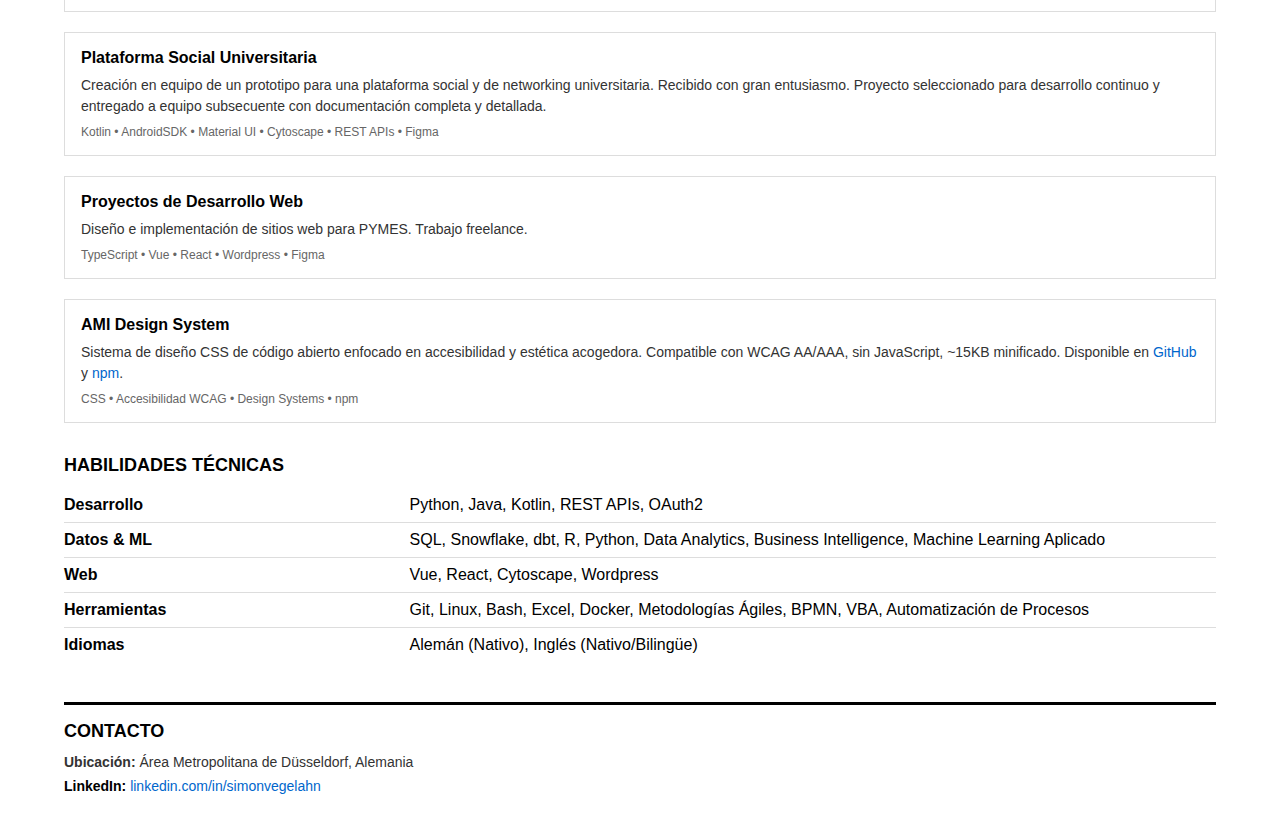
<file: about_me_es.html>
<!DOCTYPE html>
<html lang="es">

<head>
    <meta charset="UTF-8">
    <meta name="viewport" content="width=device-width, initial-scale=1.0">
    <meta name="description" content="Simon Vegelahn - Data Engineer especializado en dbt, Snowflake y sistemas ML. Estudiante de Informática Empresarial con experiencia en Siemens AG.">
    <meta name="keywords" content="Data Engineer, Informática Empresarial, Snowflake, dbt, Python, Machine Learning, Power BI">
    <meta name="author" content="Simon Vegelahn">
    <meta name="robots" content="index, follow">
    <title>Simon Vegelahn - Data Engineer | Informática Empresarial</title>
    <link rel="icon" type="image/png" href="favicon.png">

    <style>
        * {
            margin: 0;
            padding: 0;
            box-sizing: border-box;
        }

        body {
            font-family: Arial, sans-serif;
            background: #fff;
            color: #000;
            transition: background 0.3s, color 0.3s;
        }

        body.dark {
            background: #111;
            color: #eee;
        }

        .fast-link {
            color: #0066cc;
            text-decoration: none;
        }

        body.dark .fast-link {
            color: #6ab0ff;
        }

        .fast-link:hover {
            text-decoration: underline;
        }

        .fast-link:focus {
            outline: 2px solid #0066cc;
            outline-offset: 2px;
        }

        body.dark .fast-link:focus {
            outline-color: #6ab0ff;
        }

        *:focus-visible {
            outline: 2px solid #0066cc;
            outline-offset: 2px;
        }

        body.dark *:focus-visible {
            outline-color: #6ab0ff;
        }

        .controls {
            display: flex;
            align-items: center;
            gap: 16px;
            position: relative;
        }

        .lang-select {
            font-family: Arial, sans-serif;
            font-size: 14px;
            padding: 8px 12px;
            border: 1px solid #000;
            background: #fff;
            color: #000;
            cursor: pointer;
            outline: none;
            appearance: none;
            -webkit-appearance: none;
            -moz-appearance: none;
            background-image: url("data:image/svg+xml,%3Csvg xmlns='http://www.w3.org/2000/svg' width='12' height='12' viewBox='0 0 24 24' fill='none' stroke='%23000' stroke-width='2'%3E%3Cpath d='M6 9l6 6 6-6'/%3E%3C/svg%3E");
            background-repeat: no-repeat;
            background-position: right 8px center;
            padding-right: 28px;
        }

        body.dark .lang-select {
            border-color: #eee;
            background-color: #111;
            color: #eee;
            background-image: url("data:image/svg+xml,%3Csvg xmlns='http://www.w3.org/2000/svg' width='12' height='12' viewBox='0 0 24 24' fill='none' stroke='%23eee' stroke-width='2'%3E%3Cpath d='M6 9l6 6 6-6'/%3E%3C/svg%3E");
        }

        .menu-container {
            position: relative;
        }

        .menu-toggle {
            cursor: pointer;
            user-select: none;
            display: flex;
            align-items: center;
            justify-content: center;
            width: 32px;
            height: 32px;
            border: none;
            background: transparent;
            padding: 0;
        }

        .menu-toggle svg {
            width: 20px;
            height: 20px;
            stroke: #000;
            fill: none;
            transition: stroke 0.3s;
        }

        body.dark .menu-toggle svg {
            stroke: #eee;
        }

        .menu-tooltip {
            position: absolute;
            top: 100%;
            right: 0;
            margin-top: 8px;
            background: #fff;
            border: 1px solid #ccc;
            border-radius: 8px;
            box-shadow: 0 4px 12px rgba(0, 0, 0, 0.15);
            min-width: 180px;
            z-index: 1000;
            opacity: 0;
            visibility: hidden;
            transform: translateY(-8px);
            transition: opacity 0.2s, visibility 0.2s, transform 0.2s;
        }

        .menu-tooltip.visible {
            opacity: 1;
            visibility: visible;
            transform: translateY(0);
        }

        .menu-tooltip::before {
            content: '';
            position: absolute;
            top: -8px;
            right: 12px;
            width: 0;
            height: 0;
            border-left: 8px solid transparent;
            border-right: 8px solid transparent;
            border-bottom: 8px solid #ccc;
        }

        .menu-tooltip::after {
            content: '';
            position: absolute;
            top: -7px;
            right: 13px;
            width: 0;
            height: 0;
            border-left: 7px solid transparent;
            border-right: 7px solid transparent;
            border-bottom: 7px solid #fff;
        }

        body.dark .menu-tooltip {
            background: #222;
            border-color: #444;
        }

        body.dark .menu-tooltip::before {
            border-bottom-color: #444;
        }

        body.dark .menu-tooltip::after {
            border-bottom-color: #222;
        }

        .menu-item {
            display: flex;
            align-items: center;
            gap: 10px;
            padding: 12px 16px;
            cursor: pointer;
            font-size: 14px;
            color: #000;
            text-decoration: none;
            transition: background 0.2s;
        }

        .menu-item:first-child {
            border-radius: 8px 8px 0 0;
        }

        .menu-item:last-child {
            border-radius: 0 0 8px 8px;
        }

        .menu-item:hover {
            background: #f5f5f5;
        }

        body.dark .menu-item {
            color: #eee;
        }

        body.dark .menu-item:hover {
            background: #333;
        }

        .menu-item svg {
            width: 16px;
            height: 16px;
            stroke: currentColor;
            fill: none;
        }

        .header-row {
            display: flex;
            justify-content: space-between;
            align-items: flex-start;
        }

        .subtitle {
            font-size: 16px;
            color: #666;
            margin: 0;
        }

        body.dark .subtitle {
            color: #999;
        }

        .nav-border {
            border-bottom: 1px solid #ccc;
        }

        body.dark .nav-border {
            border-color: #444;
        }

        .article-box {
            border: 0.5px solid #ddd;
        }

        body.dark .article-box {
            border-color: #444;
        }

        .text-secondary {
            color: #333;
        }

        body.dark .text-secondary {
            color: #ccc;
        }

        .text-muted {
            color: #666;
        }

        body.dark .text-muted {
            color: #999;
        }

        .border-bottom {
            border-bottom: 1px solid #ddd;
        }

        body.dark .border-bottom {
            border-color: #444;
        }

        .header-border {
            border-bottom: 3px solid #000;
        }

        body.dark .header-border {
            border-color: #eee;
        }

        .footer-border {
            border-top: 3px solid #000;
        }

        body.dark .footer-border {
            border-color: #eee;
        }

        .cert-item {
            display: inline-block;
            background: #f5f5f5;
            padding: 4px 10px;
            margin: 4px 4px 4px 0;
            border-radius: 4px;
            font-size: 13px;
        }

        body.dark .cert-item {
            background: #333;
        }

        .job-details {
            margin: 8px 0 0 0;
            padding-left: 20px;
            list-style-type: disc;
        }

        .job-details li {
            font-size: 14px;
            line-height: 1.5;
            margin-bottom: 4px;
            padding-left: 4px;
        }

        .job-details li:last-child {
            margin-bottom: 0;
        }

        @media print {
            @page {
                size: A4;
                margin: 15mm;
            }

            body {
                background: #fff !important;
                color: #000 !important;
                font-size: 11px;
                -webkit-print-color-adjust: exact;
                print-color-adjust: exact;
                color-adjust: exact;
            }

            body.dark {
                background: #fff !important;
                color: #000 !important;
            }

            .controls, .menu-container, .lang-select {
                display: none !important;
            }

            .fast-link {
                color: #0066cc !important;
            }

            .article-box {
                border-color: #ddd !important;
                break-inside: avoid;
            }

            .text-secondary, body.dark .text-secondary {
                color: #333 !important;
            }

            .text-muted, body.dark .text-muted {
                color: #666 !important;
            }

            .subtitle, body.dark .subtitle {
                color: #666 !important;
            }

            .header-border, body.dark .header-border {
                border-color: #000 !important;
            }

            .footer-border, body.dark .footer-border {
                border-color: #000 !important;
            }

            .nav-border, body.dark .nav-border {
                border-color: #ccc !important;
            }

            .border-bottom, body.dark .border-bottom {
                border-color: #ddd !important;
            }

            .cert-item, body.dark .cert-item {
                background: #f5f5f5 !important;
                color: #000 !important;
            }

            section, article {
                break-inside: avoid;
            }

            h2 {
                break-after: avoid;
            }
        }
    </style>
</head>

<body>
    <div style="max-width: 1200px; margin: 0 auto; padding: 24px;">
        <header class="header-border" style="padding-bottom: 12px; margin-bottom: 20px;">
            <div class="header-row">
                <div>
                    <h1 style="font-size: 32px; font-weight: bold; margin: 0 0 4px 0;">
                        <a href="index.html" style="color: inherit; text-decoration: none;">SIMON VEGELAHN</a>
                    </h1>
                    <p class="subtitle">Data Engineer | Informática Empresarial</p>
                </div>
                <div class="controls">
                    <select class="lang-select" aria-label="Seleccionar idioma" onchange="if(this.value) window.location.href=this.value">
                        <option value="about_me.html">EN</option>
                        <option value="about_me_de.html">DE</option>
                        <option value="about_me_es.html" selected>ES</option>
                    </select>
                    <div class="menu-container">
                        <button class="menu-toggle" onclick="toggleMenu(event)" aria-label="Abrir menú">
                            <svg viewBox="0 0 24 24" stroke-width="2" stroke-linecap="round" stroke-linejoin="round">
                                <circle cx="12" cy="12" r="1"></circle>
                                <circle cx="12" cy="5" r="1"></circle>
                                <circle cx="12" cy="19" r="1"></circle>
                            </svg>
                        </button>
                        <div class="menu-tooltip" id="menuTooltip">
                            <div class="menu-item" onclick="toggleTheme()">
                                <svg class="icon-theme" viewBox="0 0 24 24" stroke-width="2" stroke-linecap="round" stroke-linejoin="round">
                                    <circle cx="12" cy="12" r="5"></circle>
                                    <line x1="12" y1="1" x2="12" y2="3"></line>
                                    <line x1="12" y1="21" x2="12" y2="23"></line>
                                    <line x1="4.22" y1="4.22" x2="5.64" y2="5.64"></line>
                                    <line x1="18.36" y1="18.36" x2="19.78" y2="19.78"></line>
                                    <line x1="1" y1="12" x2="3" y2="12"></line>
                                    <line x1="21" y1="12" x2="23" y2="12"></line>
                                    <line x1="4.22" y1="19.78" x2="5.64" y2="18.36"></line>
                                    <line x1="18.36" y1="5.64" x2="19.78" y2="4.22"></line>
                                </svg>
                                <span id="themeText">Modo Oscuro</span>
                            </div>
                            <div class="menu-item" onclick="exportPDF()">
                                <svg viewBox="0 0 24 24" stroke-width="2" stroke-linecap="round" stroke-linejoin="round">
                                    <path d="M14 2H6a2 2 0 0 0-2 2v16a2 2 0 0 0 2 2h12a2 2 0 0 0 2-2V8z"></path>
                                    <polyline points="14 2 14 8 20 8"></polyline>
                                    <line x1="12" y1="18" x2="12" y2="12"></line>
                                    <line x1="9" y1="15" x2="12" y2="18"></line>
                                    <line x1="15" y1="15" x2="12" y2="18"></line>
                                </svg>
                                <span>Exportar como PDF</span>
                            </div>
                            <a class="menu-item" href="index.html">
                                <svg viewBox="0 0 24 24" stroke-width="2" stroke-linecap="round" stroke-linejoin="round">
                                    <path d="M19 12H5"></path>
                                    <polyline points="12 19 5 12 12 5"></polyline>
                                </svg>
                                <span>Volver al Portafolio</span>
                            </a>
                        </div>
                    </div>
                </div>
            </div>
        </header>

        <nav class="nav-border" style="margin-bottom: 24px; padding: 12px 0;" aria-label="Navegación de página">
            <a href="#about" class="fast-link" style="margin-right: 20px; font-weight: bold;">Sobre mí</a>
            <a href="#experience" class="fast-link" style="margin-right: 20px; font-weight: bold;">Experiencia</a>
            <a href="#education" class="fast-link" style="margin-right: 20px; font-weight: bold;">Educación</a>
            <a href="#certifications" class="fast-link" style="margin-right: 20px; font-weight: bold;">Certificaciones</a>
            <a href="#projects" class="fast-link" style="margin-right: 20px; font-weight: bold;">Proyectos</a>
            <a href="#skills" class="fast-link" style="margin-right: 20px; font-weight: bold;">Habilidades</a>
            <a href="#contact" class="fast-link" style="font-weight: bold;">Contacto</a>
        </nav>

        <main id="main-content">
        <article id="about" class="article-box" style="margin-bottom: 20px; padding: 16px;">
            <h2 style="font-size: 16px; font-weight: bold; margin: 0 0 8px 0;">Sobre mí</h2>
            <p class="text-secondary" style="font-size: 14px; margin: 0 0 8px 0; line-height: 1.5;">
                Data Engineer en Siemens AG desarrollando infraestructura de analytics, sistemas ML y reporting de autoservicio. Originalmente asistente técnico químico certificado, hace cuatro años transicioné a IT. Actualmente completando mi carrera de Informática Empresarial en Fontys Venlo (Feb 2026). Stack: Snowflake, dbt, Python, Power BI, SQL, Git.
            </p>
            <div class="text-muted" style="font-size: 12px;">Data Analytics • Snowflake • Applied Machine Learning • dbt • Python</div>
        </article>

        <section id="experience" style="margin-bottom: 32px;">
            <h2 style="font-size: 18px; font-weight: bold; margin: 0 0 12px 0;">EXPERIENCIA PROFESIONAL</h2>

            <div style="margin-bottom: 16px;">
                <div style="display: flex; justify-content: space-between; margin-bottom: 4px;">
                    <strong>Estudiante en Prácticas, Data Governance</strong>
                    <span class="text-muted" style="font-size: 14px;">Siemens AG | Mar 2025 - Presente</span>
                </div>
                <ul class="job-details text-secondary">
                    <li>Desarrollo de 5 dashboards en Power BI para analytics de autoservicio y reporting gerencial en controlling y departamentos especializados.</li>
                    <li>Construcción y mantenimiento de productos de datos para uso empresarial; refactorización de pipelines existentes, adaptación a reestructuraciones.</li>
                    <li>Contribución al establecimiento de estándares modulares de dbt en docenas de fuentes; reducción del 60% en tiempo de procesamiento computacional.</li>
                    <li>Desarrollo completo de un sistema de pronóstico de series temporales para tecnología de protección contra incendios y seguridad (SI B); MAPE &lt;16%.</li>
                    <li>Desarrollo de un sistema de clasificación ML para puntuación de leads (91%+ de precisión) como parte de la iniciativa COMET.</li>
                    <li>Documentación de productos de datos y dashboards existentes para construir una base de conocimiento.</li>
                </ul>
            </div>

            <div style="margin-bottom: 16px;">
                <div style="display: flex; justify-content: space-between; margin-bottom: 4px;">
                    <strong>Estudiante en Prácticas, Gestión de Proyectos y Herramientas de Gestión</strong>
                    <span class="text-muted" style="font-size: 14px;">Siemens AG | Feb 2022 - Feb 2025</span>
                </div>
                <ul class="job-details text-secondary">
                    <li>Desarrollo de herramientas VBA para gestión y ventas; ahorro de tiempo de aproximadamente 1 a 2 horas por semana por proyecto.</li>
                    <li>Construcción de un sistema automatizado de onboarding con notificaciones basadas en roles, solicitudes de permisos y pedidos de equipamiento.</li>
                    <li>Procesamiento de más de 110 extensiones de contrato en SAP para ventas.</li>
                    <li>Levantamiento de mediciones (medición de cables) para un proyecto de construcción de hospital de varios pisos en el Uniklinikum Düsseldorf.</li>
                </ul>
            </div>

            <div style="margin-bottom: 16px;">
                <div style="display: flex; justify-content: space-between; margin-bottom: 4px;">
                    <strong>Técnico de Laboratorio Control de Calidad</strong>
                    <span class="text-muted" style="font-size: 14px;">Mayr-Melnhof Karton GmbH | Ago 2020 - May 2021</span>
                </div>
                <ul class="job-details text-secondary">
                    <li>Realización de pruebas de control de calidad y mantenimiento de documentación técnica en un entorno de producción.</li>
                    <li>Aseguramiento del cumplimiento de estándares GLP.</li>
                    <li>Inicialmente empleado a través de Jobactive GmbH (Ago 2020 - Mar 2021), posteriormente transición a contratación directa.</li>
                </ul>
            </div>

            <div style="margin-bottom: 16px;">
                <div style="display: flex; justify-content: space-between; margin-bottom: 4px;">
                    <strong>Empleado de Logística</strong>
                    <span class="text-muted" style="font-size: 14px;">flaschenpost SE | Feb 2020 - May 2020</span>
                </div>
                <ul class="job-details text-secondary">
                    <li>Operaciones de almacén y gestión de inventario.</li>
                </ul>
            </div>

            <div>
                <div style="display: flex; justify-content: space-between; margin-bottom: 4px;">
                    <strong>Prácticas Técnico de Laboratorio Químico</strong>
                    <span class="text-muted" style="font-size: 14px;">Bergische Universität Wuppertal | Oct 2019 - Dic 2019</span>
                </div>
                <ul class="job-details text-secondary">
                    <li>Realización de técnicas de laboratorio incluyendo procedimientos de química húmeda en un entorno de investigación académica.</li>
                    <li>Asistencia a candidato doctoral en proyecto de investigación.</li>
                </ul>
            </div>
        </section>

        <section id="education" style="margin-bottom: 32px;">
            <h2 style="font-size: 18px; font-weight: bold; margin: 0 0 12px 0;">EDUCACIÓN</h2>

            <div style="margin-bottom: 16px;">
                <div style="display: flex; justify-content: space-between; margin-bottom: 4px;">
                    <strong>Fontys Venlo University of Applied Sciences</strong>
                    <span class="text-muted" style="font-size: 14px;">2021 - 2026</span>
                </div>
                <p class="text-secondary" style="font-size: 14px; margin: 0; line-height: 1.5;">Licenciatura (B.Sc.), Informática Empresarial (Wirtschaftsinformatik)</p>
            </div>

            <div style="margin-bottom: 16px;">
                <div style="display: flex; justify-content: space-between; margin-bottom: 4px;">
                    <strong>Fontys Venlo University of Applied Sciences</strong>
                    <span class="text-muted" style="font-size: 14px;">Sep 2023 - Ene 2024</span>
                </div>
                <p class="text-secondary" style="font-size: 14px; margin: 0; line-height: 1.5;">Minor en International Business Management</p>
            </div>

            <div style="margin-bottom: 16px;">
                <div style="display: flex; justify-content: space-between; margin-bottom: 4px;">
                    <strong>Heinrich-Hertz-Berufskolleg Düsseldorf</strong>
                    <span class="text-muted" style="font-size: 14px;">2019 - 2020</span>
                </div>
                <p class="text-secondary" style="font-size: 14px; margin: 0; line-height: 1.5;">Asistente Técnico Químico Certificado por el Estado (Staatlich geprüfter Chemisch-technischer Assistent)</p>
            </div>

            <div>
                <div style="display: flex; justify-content: space-between; margin-bottom: 4px;">
                    <strong>Marie-Curie Gymnasium Neuss</strong>
                    <span class="text-muted" style="font-size: 14px;">2011 - 2019</span>
                </div>
                <p class="text-secondary" style="font-size: 14px; margin: 0; line-height: 1.5;">Abitur (Título de Acceso a la Educación Superior)</p>
            </div>
        </section>

        <section id="certifications" style="margin-bottom: 32px;">
            <h2 style="font-size: 18px; font-weight: bold; margin: 0 0 12px 0;">CERTIFICACIONES</h2>
            <div role="list" aria-label="Certificaciones">
                <span class="cert-item" role="listitem">GCCEP</span>
                <span class="cert-item" role="listitem">Data Engineering Professional Certificate by Snowflake</span>
                <span class="cert-item" role="listitem">Artificial Intelligence for Cybersecurity</span>
                <span class="cert-item" role="listitem">Advanced Data Engineering with Snowflake</span>
                <span class="cert-item" role="listitem">dbt Fundamentals</span>
            </div>
        </section>

        <section id="projects" style="margin-bottom: 32px;">
            <h2 style="font-size: 18px; font-weight: bold; margin: 0 0 16px 0;">PROYECTOS</h2>

            <article class="article-box" style="margin-bottom: 20px; padding: 16px;">
                <h3 style="font-size: 16px; font-weight: bold; margin: 0 0 8px 0;">Pronóstico de Datos de Materiales</h3>
                <p class="text-secondary" style="font-size: 14px; margin: 0 0 8px 0; line-height: 1.5;">
                    Implementación de un modelo de pronóstico para predecir requisitos de materiales, optimizando tiempos de entrega y reduciendo costos.
                </p>
                <div class="text-muted" style="font-size: 12px;">Machine Learning Aplicado • Análisis de Regresión • Snowflake Notebook • SQL • Python</div>
            </article>

            <article class="article-box" style="margin-bottom: 20px; padding: 16px;">
                <h3 style="font-size: 16px; font-weight: bold; margin: 0 0 8px 0;">Productos de Datos Empresariales</h3>
                <p class="text-secondary" style="font-size: 14px; margin: 0 0 8px 0; line-height: 1.5;">
                    Implementación de productos de datos para fines analíticos de acuerdo con las mejores prácticas definidas, logrando reducir los tiempos de ejecución hasta en un 79%.
                </p>
                <div class="text-muted" style="font-size: 12px;">SQL • Snowflake • PowerBI • Python</div>
            </article>

            <article class="article-box" style="margin-bottom: 20px; padding: 16px;">
                <h3 style="font-size: 16px; font-weight: bold; margin: 0 0 8px 0;">Plataforma Social Universitaria</h3>
                <p class="text-secondary" style="font-size: 14px; margin: 0 0 8px 0; line-height: 1.5;">
                    Creación en equipo de un prototipo para una plataforma social y de networking universitaria. Recibido con gran entusiasmo. Proyecto seleccionado para desarrollo continuo y entregado a equipo subsecuente con documentación completa y detallada.
                </p>
                <div class="text-muted" style="font-size: 12px;">Kotlin • AndroidSDK • Material UI • Cytoscape • REST APIs • Figma</div>
            </article>

            <article class="article-box" style="margin-bottom: 20px; padding: 16px;">
                <h3 style="font-size: 16px; font-weight: bold; margin: 0 0 8px 0;">Proyectos de Desarrollo Web</h3>
                <p class="text-secondary" style="font-size: 14px; margin: 0 0 8px 0; line-height: 1.5;">
                    Diseño e implementación de sitios web para PYMES. Trabajo freelance.
                </p>
                <div class="text-muted" style="font-size: 12px;">TypeScript • Vue • React • Wordpress • Figma</div>
            </article>

            <article class="article-box" style="margin-bottom: 20px; padding: 16px;">
                <h3 style="font-size: 16px; font-weight: bold; margin: 0 0 8px 0;">AMI Design System</h3>
                <p class="text-secondary" style="font-size: 14px; margin: 0 0 8px 0; line-height: 1.5;">
                    Sistema de diseño CSS de código abierto enfocado en accesibilidad y estética acogedora. Compatible con WCAG AA/AAA, sin JavaScript, ~15KB minificado. Disponible en <a href="https://github.com/SimonVegelahn/AMI" class="fast-link" rel="noopener noreferrer">GitHub</a> y <a href="https://www.npmjs.com/package/ami-css" class="fast-link" rel="noopener noreferrer">npm</a>.
                </p>
                <div class="text-muted" style="font-size: 12px;">CSS • Accesibilidad WCAG • Design Systems • npm</div>
            </article>
        </section>

        <section id="skills" style="margin-bottom: 32px;">
            <h2 style="font-size: 18px; font-weight: bold; margin: 0 0 12px 0;">HABILIDADES TÉCNICAS</h2>
            <table style="width: 100%; border-collapse: collapse;">
                <tr class="border-bottom">
                    <td style="padding: 8px 0; font-weight: bold; width: 30%;">Desarrollo</td>
                    <td style="padding: 8px 0;">Python, Java, Kotlin, REST APIs, OAuth2</td>
                </tr>
                <tr class="border-bottom">
                    <td style="padding: 8px 0; font-weight: bold;">Datos & ML</td>
                    <td style="padding: 8px 0;">SQL, Snowflake, dbt, R, Python, Data Analytics, Business Intelligence, Machine Learning Aplicado</td>
                </tr>
                <tr class="border-bottom">
                    <td style="padding: 8px 0; font-weight: bold;">Web</td>
                    <td style="padding: 8px 0;">Vue, React, Cytoscape, Wordpress</td>
                </tr>
                <tr class="border-bottom">
                    <td style="padding: 8px 0; font-weight: bold;">Herramientas</td>
                    <td style="padding: 8px 0;">Git, Linux, Bash, Excel, Docker, Metodologías Ágiles, BPMN, VBA, Automatización de Procesos</td>
                </tr>
                <tr>
                    <td style="padding: 8px 0; font-weight: bold;">Idiomas</td>
                    <td style="padding: 8px 0;">Alemán (Nativo), Inglés (Nativo/Bilingüe)</td>
                </tr>
            </table>
        </section>
        </main>

        <footer id="contact" class="footer-border" style="padding-top: 16px; margin-top: 40px;">
            <h2 style="font-size: 18px; font-weight: bold; margin: 0 0 12px 0;">CONTACTO</h2>
            <div class="text-secondary" style="font-size: 14px; margin-bottom: 8px;">
                <strong>Ubicación:</strong> Área Metropolitana de Düsseldorf, Alemania
            </div>
            <div style="font-size: 14px;">
                <strong>LinkedIn:</strong> <a href="https://www.linkedin.com/in/simonvegelahn" class="fast-link" rel="noopener noreferrer">linkedin.com/in/simonvegelahn</a>
            </div>
        </footer>
    </div>

    <script>
        let menuTimeout;

        function toggleMenu(event) {
            event.stopPropagation();
            const menu = document.getElementById('menuTooltip');
            menu.classList.toggle('visible');
            clearTimeout(menuTimeout);
        }

        function closeMenu() {
            const menu = document.getElementById('menuTooltip');
            menu.classList.remove('visible');
        }

        function toggleTheme() {
            document.body.classList.toggle('dark');
            const isDark = document.body.classList.contains('dark');
            localStorage.setItem('theme', isDark ? 'dark' : 'light');
            updateThemeText();
            closeMenu();
        }

        function updateThemeText() {
            const themeText = document.getElementById('themeText');
            const isDark = document.body.classList.contains('dark');
            themeText.textContent = isDark ? 'Modo Claro' : 'Modo Oscuro';
            
            const themeIcon = document.querySelector('.icon-theme');
            if (isDark) {
                themeIcon.innerHTML = '<circle cx="12" cy="12" r="5"></circle><line x1="12" y1="1" x2="12" y2="3"></line><line x1="12" y1="21" x2="12" y2="23"></line><line x1="4.22" y1="4.22" x2="5.64" y2="5.64"></line><line x1="18.36" y1="18.36" x2="19.78" y2="19.78"></line><line x1="1" y1="12" x2="3" y2="12"></line><line x1="21" y1="12" x2="23" y2="12"></line><line x1="4.22" y1="19.78" x2="5.64" y2="18.36"></line><line x1="18.36" y1="5.64" x2="19.78" y2="4.22"></line>';
            } else {
                themeIcon.innerHTML = '<path d="M21 12.79A9 9 0 1 1 11.21 3 7 7 0 0 0 21 12.79z"></path>';
            }
        }

        function exportPDF() {
            closeMenu();
            window.print();
        }

        // Close menu when clicking outside
        document.addEventListener('click', function(event) {
            const menuContainer = document.querySelector('.menu-container');
            if (!menuContainer.contains(event.target)) {
                closeMenu();
            }
        });

        // Close menu when hovering outside for 2 seconds
        document.addEventListener('mouseover', function(event) {
            const menuContainer = document.querySelector('.menu-container');
            const menu = document.getElementById('menuTooltip');
            
            if (!menuContainer.contains(event.target) && menu.classList.contains('visible')) {
                clearTimeout(menuTimeout);
                menuTimeout = setTimeout(function() {
                    closeMenu();
                }, 2000);
            }
        });

        // Cancel close when hovering back over menu
        document.querySelector('.menu-container').addEventListener('mouseover', function() {
            clearTimeout(menuTimeout);
        });

        // Initialize theme text on load (always light mode by default)
        document.addEventListener('DOMContentLoaded', function() {
            updateThemeText();
        });
    </script>
</body>

</html>
</file>
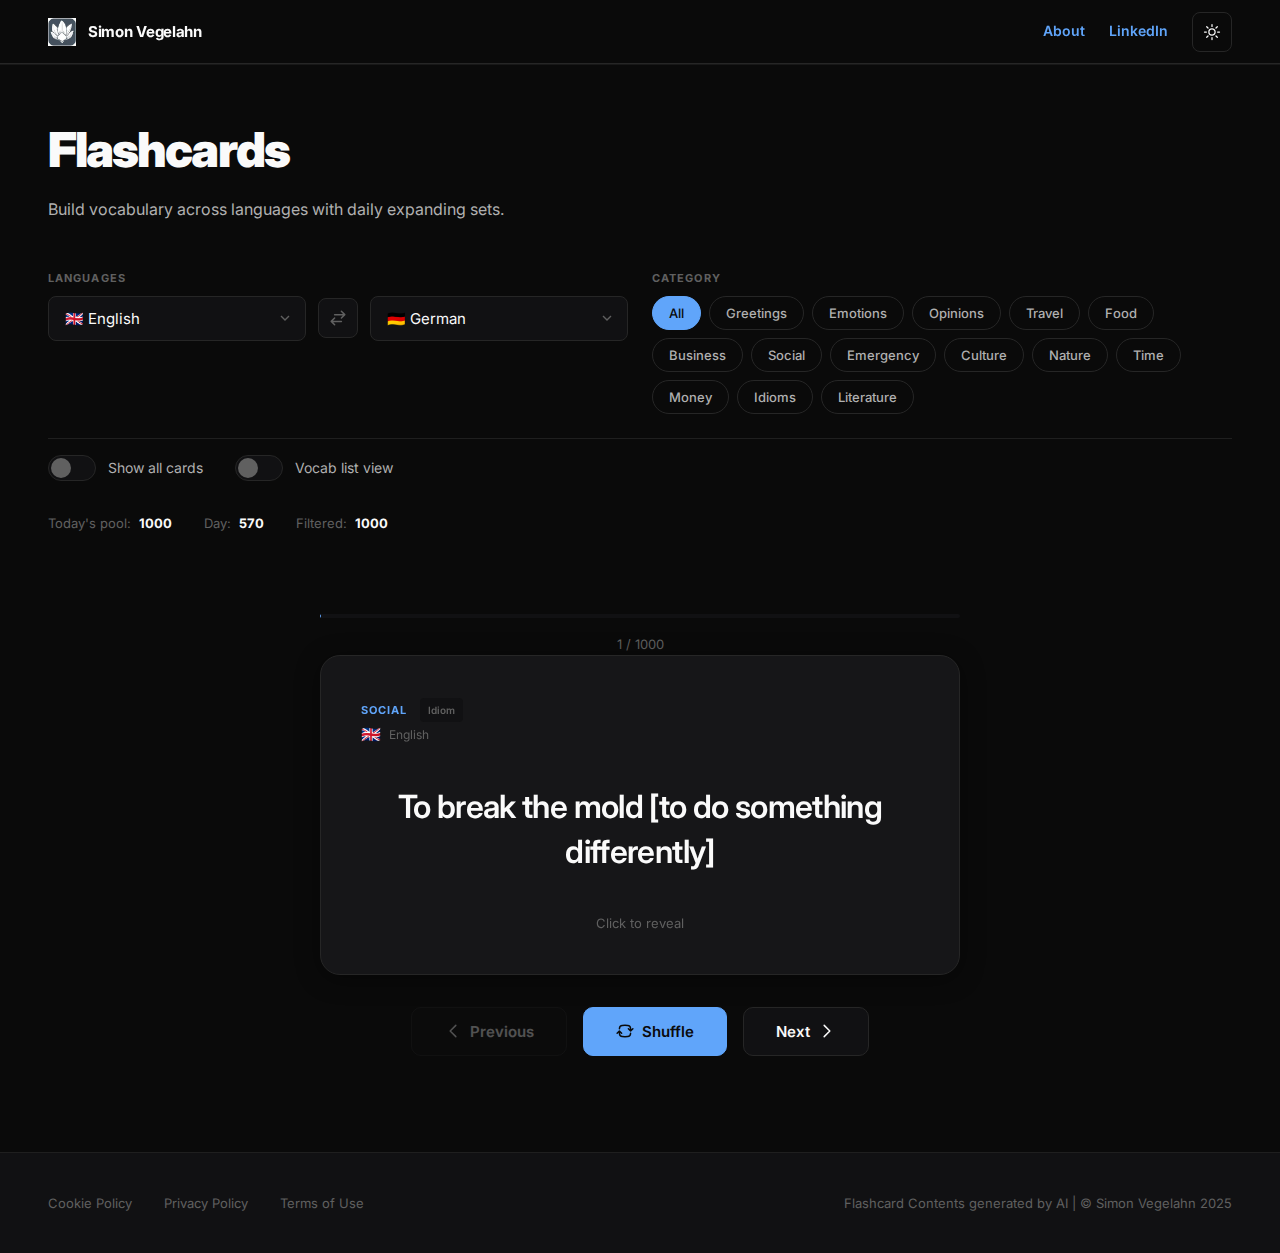
<file: flashcards.html>
<!DOCTYPE html>
<html lang="en">
<head>
    <meta charset="UTF-8">
    <meta name="viewport" content="width=device-width, initial-scale=1.0">
    <title>Flashcards - Simon Vegelahn</title>
    <link rel="icon" type="image/png" href="favicon.png">
    <link rel="preconnect" href="https://fonts.googleapis.com">
    <link rel="preconnect" href="https://fonts.gstatic.com" crossorigin>
    <link href="https://fonts.googleapis.com/css2?family=Inter:wght@300;400;500;600;700;800;900&display=swap" rel="stylesheet">
    <style>
        :root {
            /* Dark mode (default) */
            --color-bg-hero: #0a0a0a;
            --color-bg-secondary: #111113;
            --color-bg-card: #161618;
            --color-text: #fafafa;
            --color-text-secondary: #b0b0b0;
            --color-text-muted: #606060;
            --color-accent: #60a5fa;
            --color-accent-hover: #93c5fd;
            --color-highlight: #60a5fa;
            --color-border: #262626;
            --color-border-subtle: #1f1f1f;
            --shadow-header: 0 1px 0 rgba(255,255,255,0.06);
            --shadow-card: 0 4px 24px rgba(0,0,0,0.4);
            --color-success: #4ade80;
            --color-warning: #fbbf24;
        }

        [data-theme="light"] {
            --color-bg-hero: #ffffff;
            --color-bg-secondary: #f5f5f7;
            --color-bg-card: #ffffff;
            --color-text: #0a0a0a;
            --color-text-secondary: #525252;
            --color-text-muted: #8a8a8a;
            --color-accent: #0066cc;
            --color-accent-hover: #0052a3;
            --color-highlight: #0066cc;
            --color-border: #e5e5e5;
            --color-border-subtle: #ebebeb;
            --shadow-header: 0 1px 0 rgba(0,0,0,0.08);
            --shadow-card: 0 4px 24px rgba(0,0,0,0.08);
            --color-success: #22c55e;
            --color-warning: #f59e0b;
        }

        *, *::before, *::after {
            box-sizing: border-box;
            margin: 0;
            padding: 0;
        }

        html {
            font-size: 16px;
            scroll-behavior: smooth;
        }

        body {
            font-family: 'Inter', -apple-system, BlinkMacSystemFont, 'Segoe UI', sans-serif;
            font-weight: 400;
            background-color: var(--color-bg-hero);
            color: var(--color-text);
            line-height: 1.6;
            transition: background-color 0.3s ease, color 0.3s ease;
            -webkit-font-smoothing: antialiased;
            min-height: 100vh;
        }

        a {
            color: inherit;
            text-decoration: none;
        }

        a:focus-visible {
            outline: 2px solid var(--color-accent);
            outline-offset: 2px;
        }

        /* Sticky Header */
        .sticky-header {
            position: fixed;
            top: 0;
            left: 0;
            right: 0;
            height: 64px;
            background: var(--color-bg-hero);
            border-bottom: 1px solid var(--color-border);
            box-shadow: var(--shadow-header);
            z-index: 1000;
            transition: background-color 0.3s ease;
        }

        .sticky-header-content {
            max-width: 1400px;
            margin: 0 auto;
            height: 100%;
            display: flex;
            align-items: center;
            justify-content: space-between;
            padding: 0 3rem;
        }

        .sticky-logo {
            display: flex;
            align-items: center;
            gap: 0.75rem;
        }

        .sticky-logo img {
            width: 28px;
            height: 28px;
            filter: invert(0);
            transition: filter 0.3s ease;
        }

        [data-theme="light"] .sticky-logo img {
            filter: invert(1);
        }

        .sticky-logo span {
            font-weight: 700;
            font-size: 0.9375rem;
            letter-spacing: -0.02em;
        }

        .sticky-links {
            display: flex;
            align-items: center;
            gap: 1.5rem;
        }

        .sticky-link {
            font-weight: 600;
            font-size: 0.875rem;
            color: var(--color-highlight);
            transition: opacity 0.15s ease;
        }

        .sticky-link:hover {
            opacity: 0.7;
        }

        .theme-toggle {
            background: none;
            border: 1px solid var(--color-border);
            border-radius: 8px;
            width: 40px;
            height: 40px;
            cursor: pointer;
            display: flex;
            align-items: center;
            justify-content: center;
            color: var(--color-text);
            transition: all 0.15s ease;
        }

        .theme-toggle:hover {
            background: var(--color-bg-secondary);
        }

        .theme-toggle svg {
            width: 20px;
            height: 20px;
        }

        .theme-toggle .icon-moon { display: none; }
        [data-theme="light"] .theme-toggle .icon-sun { display: none; }
        [data-theme="light"] .theme-toggle .icon-moon { display: block; }

        /* Main Content */
        .main-content {
            padding-top: 64px;
            min-height: 100vh;
        }

        /* Page Header */
        .page-header {
            padding: 3rem 3rem 1.5rem;
            max-width: 1400px;
            margin: 0 auto;
        }

        .page-title {
            font-size: clamp(2rem, 4vw, 3rem);
            font-weight: 900;
            letter-spacing: -0.04em;
            margin-bottom: 0.5rem;
        }

        .page-subtitle {
            font-size: 1rem;
            color: var(--color-text-secondary);
            margin-bottom: 1.5rem;
        }

        /* Controls Section */
        .controls-section {
            padding: 0 3rem 2rem;
            max-width: 1400px;
            margin: 0 auto;
        }

        .controls-grid {
            display: grid;
            grid-template-columns: repeat(auto-fit, minmax(280px, 1fr));
            gap: 1.5rem;
            margin-bottom: 1.5rem;
        }

        .control-group {
            display: flex;
            flex-direction: column;
            gap: 0.5rem;
        }

        .control-label {
            font-size: 0.6875rem;
            font-weight: 700;
            text-transform: uppercase;
            letter-spacing: 0.1em;
            color: var(--color-text-muted);
        }

        .control-row {
            display: flex;
            gap: 0.75rem;
            align-items: center;
        }

        .language-select {
            flex: 1;
            font-family: 'Inter', -apple-system, BlinkMacSystemFont, sans-serif;
            font-size: 0.9375rem;
            padding: 0.75rem 2.5rem 0.75rem 1rem;
            border: 1px solid var(--color-border);
            border-radius: 8px;
            background: var(--color-bg-secondary);
            color: var(--color-text);
            cursor: pointer;
            appearance: none;
            background-image: url("data:image/svg+xml,%3Csvg xmlns='http://www.w3.org/2000/svg' width='16' height='16' viewBox='0 0 24 24' fill='none' stroke='%23606060' stroke-width='2'%3E%3Cpath d='M6 9l6 6 6-6'/%3E%3C/svg%3E");
            background-repeat: no-repeat;
            background-position: right 12px center;
            transition: all 0.2s ease;
        }

        .language-select:focus {
            outline: none;
            border-color: var(--color-accent);
        }

        .swap-btn {
            width: 40px;
            height: 40px;
            border: 1px solid var(--color-border);
            border-radius: 8px;
            background: var(--color-bg-secondary);
            color: var(--color-text-muted);
            cursor: pointer;
            display: flex;
            align-items: center;
            justify-content: center;
            transition: all 0.2s ease;
            flex-shrink: 0;
        }

        .swap-btn:hover {
            background: var(--color-bg-card);
            color: var(--color-accent);
            border-color: var(--color-accent);
        }

        .swap-btn svg {
            width: 18px;
            height: 18px;
        }

        /* Category Filter */
        .category-filter {
            display: flex;
            flex-wrap: wrap;
            gap: 0.5rem;
        }

        .category-btn {
            font-family: 'Inter', -apple-system, BlinkMacSystemFont, sans-serif;
            font-size: 0.8125rem;
            font-weight: 500;
            padding: 0.5rem 1rem;
            border: 1px solid var(--color-border);
            border-radius: 20px;
            background: transparent;
            color: var(--color-text-secondary);
            cursor: pointer;
            transition: all 0.2s ease;
        }

        .category-btn:hover {
            border-color: var(--color-accent);
            color: var(--color-accent);
        }

        .category-btn.active {
            background: var(--color-accent);
            border-color: var(--color-accent);
            color: var(--color-bg-hero);
        }

        /* Toggle Switches Row */
        .toggles-row {
            display: flex;
            flex-wrap: wrap;
            gap: 2rem;
            padding: 1rem 0;
            border-top: 1px solid var(--color-border-subtle);
        }

        .toggle-group {
            display: flex;
            align-items: center;
            gap: 0.75rem;
        }

        .toggle-switch {
            position: relative;
            width: 48px;
            height: 26px;
            background: var(--color-bg-secondary);
            border: 1px solid var(--color-border);
            border-radius: 13px;
            cursor: pointer;
            transition: all 0.3s ease;
        }

        .toggle-switch::after {
            content: '';
            position: absolute;
            top: 2px;
            left: 2px;
            width: 20px;
            height: 20px;
            background: var(--color-text-muted);
            border-radius: 50%;
            transition: all 0.3s ease;
        }

        .toggle-switch.active {
            background: var(--color-accent);
            border-color: var(--color-accent);
        }

        .toggle-switch.active::after {
            left: 24px;
            background: var(--color-bg-hero);
        }

        .toggle-label {
            font-size: 0.875rem;
            color: var(--color-text-secondary);
        }

        /* Stats Bar */
        .stats-bar {
            display: flex;
            align-items: center;
            gap: 2rem;
            padding: 1rem 0;
            font-size: 0.8125rem;
            color: var(--color-text-muted);
        }

        .stat-item {
            display: flex;
            align-items: center;
            gap: 0.5rem;
        }

        .stat-value {
            font-weight: 700;
            color: var(--color-text);
        }

        /* Flashcard Area */
        .flashcard-area {
            padding: 2rem 3rem 4rem;
            max-width: 1400px;
            margin: 0 auto;
        }

        /* Card Container */
        .card-container {
            perspective: 1000px;
            max-width: 640px;
            margin: 0 auto 2rem;
        }

        .flashcard {
            position: relative;
            width: 100%;
            min-height: 320px;
            cursor: pointer;
            transform-style: preserve-3d;
            transition: transform 0.6s cubic-bezier(0.16, 1, 0.3, 1);
        }

        .flashcard.flipped {
            transform: rotateY(180deg);
        }

        .card-face {
            position: absolute;
            width: 100%;
            min-height: 320px;
            backface-visibility: hidden;
            background: var(--color-bg-card);
            border: 1px solid var(--color-border);
            border-radius: 20px;
            padding: 2.5rem;
            display: flex;
            flex-direction: column;
            box-shadow: var(--shadow-card);
        }

        .card-back {
            transform: rotateY(180deg);
        }

        .card-category {
            font-size: 0.6875rem;
            font-weight: 700;
            text-transform: uppercase;
            letter-spacing: 0.1em;
            color: var(--color-accent);
            margin-bottom: 0.5rem;
        }

        .card-type {
            display: inline-block;
            font-size: 0.625rem;
            font-weight: 600;
            padding: 0.25rem 0.5rem;
            background: var(--color-bg-secondary);
            border-radius: 4px;
            color: var(--color-text-muted);
            margin-left: 0.5rem;
        }

        .card-language {
            font-size: 0.75rem;
            color: var(--color-text-muted);
            margin-bottom: 1rem;
            display: flex;
            align-items: center;
            gap: 0.5rem;
        }

        .card-language .flag {
            font-size: 1rem;
        }

        .card-text {
            font-size: clamp(1.5rem, 4vw, 2rem);
            font-weight: 600;
            letter-spacing: -0.02em;
            line-height: 1.4;
            flex: 1;
            display: flex;
            align-items: center;
            justify-content: center;
            text-align: center;
        }

        .card-variant {
            font-size: 0.75rem;
            color: var(--color-warning);
            margin-top: 1rem;
            text-align: center;
        }

        .card-hint {
            font-size: 0.8125rem;
            color: var(--color-text-muted);
            text-align: center;
            margin-top: auto;
            padding-top: 1rem;
        }

        /* Navigation */
        .card-nav {
            display: flex;
            justify-content: center;
            gap: 1rem;
            margin-bottom: 2rem;
        }

        .nav-btn {
            font-family: 'Inter', -apple-system, BlinkMacSystemFont, sans-serif;
            font-size: 0.9375rem;
            font-weight: 600;
            padding: 0.875rem 2rem;
            border: 1px solid var(--color-border);
            border-radius: 10px;
            background: var(--color-bg-secondary);
            color: var(--color-text);
            cursor: pointer;
            display: flex;
            align-items: center;
            gap: 0.5rem;
            transition: all 0.2s ease;
        }

        .nav-btn:hover {
            background: var(--color-bg-card);
            border-color: var(--color-accent);
            color: var(--color-accent);
        }

        .nav-btn:disabled {
            opacity: 0.3;
            cursor: not-allowed;
        }

        .nav-btn svg {
            width: 18px;
            height: 18px;
        }

        .shuffle-btn {
            background: var(--color-accent);
            border-color: var(--color-accent);
            color: var(--color-bg-hero);
        }

        .shuffle-btn:hover {
            background: var(--color-accent-hover);
            border-color: var(--color-accent-hover);
            color: var(--color-bg-hero);
        }

        /* Progress */
        .progress-bar {
            width: 100%;
            max-width: 640px;
            height: 4px;
            background: var(--color-bg-secondary);
            border-radius: 2px;
            margin: 0 auto 1rem;
            overflow: hidden;
        }

        .progress-fill {
            height: 100%;
            background: var(--color-accent);
            border-radius: 2px;
            transition: width 0.3s ease;
        }

        .progress-text {
            text-align: center;
            font-size: 0.8125rem;
            color: var(--color-text-muted);
        }

        /* Vocab List Mode */
        .vocab-list {
            display: none;
            max-width: 900px;
            margin: 0 auto;
        }

        .vocab-list.active {
            display: block;
        }

        .vocab-table {
            width: 100%;
            border-collapse: collapse;
        }

        .vocab-table th {
            font-size: 0.6875rem;
            font-weight: 700;
            text-transform: uppercase;
            letter-spacing: 0.1em;
            color: var(--color-text-muted);
            text-align: left;
            padding: 1rem;
            border-bottom: 2px solid var(--color-border);
            position: sticky;
            top: 64px;
            background: var(--color-bg-hero);
        }

        .vocab-table td {
            padding: 1rem;
            border-bottom: 1px solid var(--color-border-subtle);
            font-size: 0.9375rem;
        }

        .vocab-table tr:hover td {
            background: var(--color-bg-secondary);
        }

        .vocab-category {
            font-size: 0.6875rem;
            font-weight: 600;
            padding: 0.25rem 0.5rem;
            background: var(--color-bg-secondary);
            border-radius: 4px;
            color: var(--color-text-muted);
        }

        .vocab-type {
            font-size: 0.625rem;
            font-weight: 600;
            padding: 0.125rem 0.375rem;
            background: var(--color-accent);
            border-radius: 3px;
            color: var(--color-bg-hero);
            margin-left: 0.25rem;
        }

        /* Footer */
        footer {
            background: var(--color-bg-secondary);
            border-top: 1px solid var(--color-border-subtle);
            padding: 2.5rem 3rem;
        }

        .footer-content {
            max-width: 1400px;
            margin: 0 auto;
            display: flex;
            justify-content: space-between;
            align-items: center;
            flex-wrap: wrap;
            gap: 1rem;
        }

        .footer-links {
            display: flex;
            gap: 2rem;
        }

        .footer-links a {
            font-size: 0.8125rem;
            color: var(--color-text-muted);
            transition: color 0.15s ease;
        }

        .footer-links a:hover {
            color: var(--color-text);
        }

        .footer-copy {
            font-size: 0.8125rem;
            color: var(--color-text-muted);
        }

        /* Empty State */
        .empty-state {
            text-align: center;
            padding: 4rem 2rem;
            color: var(--color-text-muted);
        }

        .empty-state svg {
            width: 64px;
            height: 64px;
            margin-bottom: 1rem;
            opacity: 0.5;
        }

        .empty-state h3 {
            font-size: 1.25rem;
            font-weight: 700;
            color: var(--color-text);
            margin-bottom: 0.5rem;
        }

        /* Responsive */
        @media (max-width: 768px) {
            .page-header {
                padding: 2rem 1.5rem 1rem;
            }

            .controls-section {
                padding: 0 1.5rem 1.5rem;
            }

            .controls-grid {
                grid-template-columns: 1fr;
            }

            .flashcard-area {
                padding: 1.5rem;
            }

            .card-face {
                padding: 1.5rem;
                min-height: 280px;
            }

            .card-text {
                font-size: 1.25rem;
            }

            .card-nav {
                flex-wrap: wrap;
            }

            .nav-btn {
                flex: 1;
                min-width: 120px;
                justify-content: center;
            }

            .sticky-header-content {
                padding: 0 1.5rem;
            }

            .toggles-row {
                flex-direction: column;
                gap: 1rem;
            }

            .stats-bar {
                flex-wrap: wrap;
                gap: 1rem;
            }

            footer {
                padding: 2rem 1.5rem;
            }

            .footer-content {
                flex-direction: column;
                text-align: center;
            }

            .footer-links {
                flex-wrap: wrap;
                justify-content: center;
            }

            .vocab-table th,
            .vocab-table td {
                padding: 0.75rem 0.5rem;
                font-size: 0.8125rem;
            }
        }

        @media (prefers-reduced-motion: reduce) {
            *, *::before, *::after {
                transition-duration: 0.01ms !important;
                animation-duration: 0.01ms !important;
            }
        }
    </style>
</head>
<body>
    <!-- Sticky Header -->
    <header class="sticky-header">
        <div class="sticky-header-content">
            <a href="index.html" class="sticky-logo">
                <img src="favicon.png" alt="">
                <span>Simon Vegelahn</span>
            </a>
            <div class="sticky-links">
                <a href="about_me.html" class="sticky-link">About</a>
                <a href="https://www.linkedin.com/in/simonvegelahn/?locale=en_US" target="_blank" rel="noopener noreferrer" class="sticky-link">LinkedIn</a>
                <button class="theme-toggle" id="themeToggle" aria-label="Toggle dark mode">
                    <svg class="icon-sun" xmlns="http://www.w3.org/2000/svg" fill="none" viewBox="0 0 24 24" stroke="currentColor" stroke-width="1.5">
                        <path stroke-linecap="round" stroke-linejoin="round" d="M12 3v2.25m6.364.386l-1.591 1.591M21 12h-2.25m-.386 6.364l-1.591-1.591M12 18.75V21m-4.773-4.227l-1.591 1.591M5.25 12H3m4.227-4.773L5.636 5.636M15.75 12a3.75 3.75 0 11-7.5 0 3.75 3.75 0 017.5 0z" />
                    </svg>
                    <svg class="icon-moon" xmlns="http://www.w3.org/2000/svg" fill="none" viewBox="0 0 24 24" stroke="currentColor" stroke-width="1.5">
                        <path stroke-linecap="round" stroke-linejoin="round" d="M21.752 15.002A9.718 9.718 0 0118 15.75c-5.385 0-9.75-4.365-9.75-9.75 0-1.33.266-2.597.748-3.752A9.753 9.753 0 003 11.25C3 16.635 7.365 21 12.75 21a9.753 9.753 0 009.002-5.998z" />
                    </svg>
                </button>
            </div>
        </div>
    </header>

    <!-- Main Content -->
    <main class="main-content">
        <!-- Page Header -->
        <div class="page-header">
            <h1 class="page-title">Flashcards</h1>
            <p class="page-subtitle">Build vocabulary across languages with daily expanding sets.</p>
        </div>

        <!-- Controls Section -->
        <div class="controls-section">
            <div class="controls-grid">
                <!-- Language Selection -->
                <div class="control-group">
                    <label class="control-label">Languages</label>
                    <div class="control-row">
                        <select class="language-select" id="langFrom">
                            <option value="en">🇬🇧 English</option>
                            <option value="de">🇩🇪 German</option>
                            <option value="es">🇪🇸 Spanish</option>
                            <option value="nl">🇳🇱 Dutch</option>
                        </select>
                        <button class="swap-btn" id="swapBtn" aria-label="Swap languages">
                            <svg xmlns="http://www.w3.org/2000/svg" fill="none" viewBox="0 0 24 24" stroke="currentColor" stroke-width="2">
                                <path stroke-linecap="round" stroke-linejoin="round" d="M7.5 21L3 16.5m0 0L7.5 12M3 16.5h13.5m0-13.5L21 7.5m0 0L16.5 12M21 7.5H7.5" />
                            </svg>
                        </button>
                        <select class="language-select" id="langTo">
                            <option value="en">🇬🇧 English</option>
                            <option value="de" selected>🇩🇪 German</option>
                            <option value="es">🇪🇸 Spanish</option>
                            <option value="nl">🇳🇱 Dutch</option>
                        </select>
                    </div>
                </div>

                <!-- Category Filter -->
                <div class="control-group">
                    <label class="control-label">Category</label>
                    <div class="category-filter" id="categoryFilter">
                        <button class="category-btn active" data-category="all">All</button>
                        <!-- Categories will be populated dynamically -->
                    </div>
                </div>
            </div>

            <!-- Toggle Switches -->
            <div class="toggles-row">
                <div class="toggle-group">
                    <div class="toggle-switch" id="toggleAll" onclick="toggleAllCards()"></div>
                    <span class="toggle-label">Show all cards</span>
                </div>
                <div class="toggle-group">
                    <div class="toggle-switch" id="toggleList" onclick="toggleListMode()"></div>
                    <span class="toggle-label">Vocab list view</span>
                </div>
            </div>

            <!-- Stats Bar -->
            <div class="stats-bar">
                <div class="stat-item">
                    <span>Today's pool:</span>
                    <span class="stat-value" id="poolSize">0</span>
                </div>
                <div class="stat-item">
                    <span>Day:</span>
                    <span class="stat-value" id="dayNumber">1</span>
                </div>
                <div class="stat-item">
                    <span>Filtered:</span>
                    <span class="stat-value" id="filteredCount">0</span>
                </div>
            </div>
        </div>

        <!-- Flashcard Area -->
        <div class="flashcard-area" id="flashcardArea">
            <!-- Progress -->
            <div class="progress-bar">
                <div class="progress-fill" id="progressFill"></div>
            </div>
            <p class="progress-text"><span id="currentIndex">0</span> / <span id="totalCards">0</span></p>

            <!-- Card Container -->
            <div class="card-container">
                <div class="flashcard" id="flashcard" onclick="flipCard()">
                    <div class="card-face card-front">
                        <div>
                            <span class="card-category" id="cardCategory">Loading...</span>
                            <span class="card-type" id="cardType"></span>
                        </div>
                        <div class="card-language" id="cardLangFrom">
                            <span class="flag"></span>
                            <span></span>
                        </div>
                        <div class="card-text" id="cardFrontText">Loading...</div>
                        <p class="card-hint">Click to reveal</p>
                    </div>
                    <div class="card-face card-back">
                        <div>
                            <span class="card-category" id="cardCategoryBack">Loading...</span>
                            <span class="card-type" id="cardTypeBack"></span>
                        </div>
                        <div class="card-language" id="cardLangTo">
                            <span class="flag"></span>
                            <span></span>
                        </div>
                        <div class="card-text" id="cardBackText">Loading...</div>
                        <p class="card-variant" id="cardVariant"></p>
                    </div>
                </div>
            </div>

            <!-- Navigation -->
            <div class="card-nav">
                <button class="nav-btn" id="prevBtn" onclick="prevCard()">
                    <svg xmlns="http://www.w3.org/2000/svg" fill="none" viewBox="0 0 24 24" stroke="currentColor" stroke-width="2">
                        <path stroke-linecap="round" stroke-linejoin="round" d="M15.75 19.5L8.25 12l7.5-7.5" />
                    </svg>
                    Previous
                </button>
                <button class="nav-btn shuffle-btn" onclick="shuffleDeck()">
                    <svg xmlns="http://www.w3.org/2000/svg" fill="none" viewBox="0 0 24 24" stroke="currentColor" stroke-width="2">
                        <path stroke-linecap="round" stroke-linejoin="round" d="M19.5 12c0-1.232-.046-2.453-.138-3.662a4.006 4.006 0 00-3.7-3.7 48.678 48.678 0 00-7.324 0 4.006 4.006 0 00-3.7 3.7c-.017.22-.032.441-.046.662M19.5 12l3-3m-3 3l-3-3m-12 3c0 1.232.046 2.453.138 3.662a4.006 4.006 0 003.7 3.7 48.656 48.656 0 007.324 0 4.006 4.006 0 003.7-3.7c.017-.22.032-.441.046-.662M4.5 12l3 3m-3-3l-3 3" />
                    </svg>
                    Shuffle
                </button>
                <button class="nav-btn" id="nextBtn" onclick="nextCard()">
                    Next
                    <svg xmlns="http://www.w3.org/2000/svg" fill="none" viewBox="0 0 24 24" stroke="currentColor" stroke-width="2">
                        <path stroke-linecap="round" stroke-linejoin="round" d="M8.25 4.5l7.5 7.5-7.5 7.5" />
                    </svg>
                </button>
            </div>
        </div>

        <!-- Vocab List View (hidden by default) -->
        <div class="vocab-list" id="vocabList">
            <table class="vocab-table">
                <thead>
                    <tr>
                        <th id="vocabLangFromHeader">English</th>
                        <th id="vocabLangToHeader">German</th>
                        <th>Category</th>
                    </tr>
                </thead>
                <tbody id="vocabTableBody">
                    <!-- Populated dynamically -->
                </tbody>
            </table>
        </div>

        <!-- Empty State -->
        <div class="empty-state" id="emptyState" style="display: none;">
            <svg xmlns="http://www.w3.org/2000/svg" fill="none" viewBox="0 0 24 24" stroke="currentColor" stroke-width="1.5">
                <path stroke-linecap="round" stroke-linejoin="round" d="M12 6.042A8.967 8.967 0 006 3.75c-1.052 0-2.062.18-3 .512v14.25A8.987 8.987 0 016 18c2.305 0 4.408.867 6 2.292m0-14.25a8.966 8.966 0 016-2.292c1.052 0 2.062.18 3 .512v14.25A8.987 8.987 0 0018 18a8.967 8.967 0 00-6 2.292m0-14.25v14.25" />
            </svg>
            <h3>No cards available</h3>
            <p>Try adjusting your filters or check back tomorrow for more cards.</p>
        </div>
    </main>

    <!-- Footer -->
    <footer>
        <div class="footer-content">
            <div class="footer-links">
                <a href="/soon.html">Cookie Policy</a>
                <a href="/soon.html">Privacy Policy</a>
                <a href="/soon.html">Terms of Use</a>
            </div>
            <p class="footer-copy">Flashcard Contents generated by AI | © Simon Vegelahn 2025</p>
        </div>
    </footer>

    <script>
        // ============================================
        // CONFIGURATION
        // ============================================
        const LANGUAGES = {
            en: { name: 'English', flag: '🇬🇧' },
            de: { name: 'German', flag: '🇩🇪' },
            es: { name: 'Spanish', flag: '🇪🇸' },
            nl: { name: 'Dutch', flag: '🇳🇱' }
        };

        const TYPE_LABELS = {
            phrase: 'Phrase',
            idiom: 'Idiom',
            colloquialism: 'Colloquial',
            literary: 'Literary',
            formal: 'Formal'
        };

        // Starting date for day calculation (adjust as needed)
        const START_DATE = new Date('2025-01-01');
        const INITIAL_CARDS = 50;
        const DAILY_INCREMENT = 10;
        const MAX_WINDOW = 100;

        // ============================================
        // STATE
        // ============================================
        let allCards = [];
        let filteredCards = [];
        let currentDeck = [];
        let currentIndex = 0;
        let langFrom = 'en';
        let langTo = 'de';
        let selectedCategory = 'all';
        let showAllCards = false;
        let listMode = false;

        // ============================================
        // THEME TOGGLE
        // ============================================
        function initThemeToggle() {
            const toggle = document.getElementById('themeToggle');
            if (!toggle) return;

            const savedTheme = localStorage.getItem('theme');
            const systemDark = window.matchMedia('(prefers-color-scheme: dark)').matches;
            
            if (savedTheme === 'light') {
                document.documentElement.setAttribute('data-theme', 'light');
            } else if (savedTheme === 'dark' || (!savedTheme && systemDark)) {
                document.documentElement.setAttribute('data-theme', 'dark');
            }

            toggle.addEventListener('click', () => {
                const isDark = document.documentElement.getAttribute('data-theme') !== 'light';
                const newTheme = isDark ? 'light' : 'dark';
                document.documentElement.setAttribute('data-theme', newTheme);
                localStorage.setItem('theme', newTheme);
            });
        }

        // ============================================
        // DAY CALCULATION
        // ============================================
        function getDayNumber() {
            const today = new Date();
            const diffTime = Math.abs(today - START_DATE);
            const diffDays = Math.floor(diffTime / (1000 * 60 * 60 * 24));
            return diffDays + 1; // Day 1 is the start date
        }

        function getAvailableCardRange(totalCards) {
            const day = getDayNumber();
            
            if (showAllCards) {
                return { start: 0, end: totalCards };
            }

            // Calculate how many cards should be available
            let availableCount = INITIAL_CARDS + (day - 1) * DAILY_INCREMENT;
            
            if (availableCount >= totalCards) {
                // All cards unlocked
                return { start: 0, end: totalCards };
            }
            
            if (availableCount <= MAX_WINDOW) {
                // Still in growth phase: cards 0 to availableCount
                return { start: 0, end: availableCount };
            }
            
            // Moving window phase
            const windowStart = availableCount - MAX_WINDOW;
            return { start: windowStart, end: availableCount };
        }

        // ============================================
        // CARD LOADING
        // ============================================
        async function loadCards() {
            try {
                const response = await fetch('json/flashcards.json');
                allCards = await response.json();
                
                // Populate categories
                populateCategories();
                
                // Apply filters and create deck
                applyFilters();
                
            } catch (error) {
                console.error('Error loading flashcards:', error);
                document.getElementById('emptyState').style.display = 'block';
                document.getElementById('flashcardArea').style.display = 'none';
            }
        }

        function populateCategories() {
            const categories = [...new Set(allCards.map(c => c.category))];
            const filter = document.getElementById('categoryFilter');
            
            // Keep "All" button
            filter.innerHTML = '<button class="category-btn active" data-category="all">All</button>';
            
            categories.forEach(cat => {
                const btn = document.createElement('button');
                btn.className = 'category-btn';
                btn.dataset.category = cat;
                btn.textContent = cat.charAt(0).toUpperCase() + cat.slice(1);
                btn.onclick = () => selectCategory(cat);
                filter.appendChild(btn);
            });

            // Add click handler for "All"
            filter.querySelector('[data-category="all"]').onclick = () => selectCategory('all');
        }

        function selectCategory(category) {
            selectedCategory = category;
            
            // Update button states
            document.querySelectorAll('.category-btn').forEach(btn => {
                btn.classList.toggle('active', btn.dataset.category === category);
            });
            
            applyFilters();
        }

        // ============================================
        // FILTERING & DECK CREATION
        // ============================================
        function applyFilters() {
            // Get available card range based on day
            const range = getAvailableCardRange(allCards.length);
            let availableCards = allCards.slice(range.start, range.end);
            
            // Filter by category
            if (selectedCategory !== 'all') {
                availableCards = availableCards.filter(c => c.category === selectedCategory);
            }
            
            filteredCards = availableCards;
            
            // Update stats
            document.getElementById('poolSize').textContent = range.end - range.start;
            document.getElementById('dayNumber').textContent = getDayNumber();
            document.getElementById('filteredCount').textContent = filteredCards.length;
            
            // Create shuffled deck
            shuffleDeck();
        }

        function shuffleDeck() {
            currentDeck = [...filteredCards];
            
            // Fisher-Yates shuffle
            for (let i = currentDeck.length - 1; i > 0; i--) {
                const j = Math.floor(Math.random() * (i + 1));
                [currentDeck[i], currentDeck[j]] = [currentDeck[j], currentDeck[i]];
            }
            
            currentIndex = 0;
            
            if (currentDeck.length === 0) {
                document.getElementById('emptyState').style.display = 'block';
                document.getElementById('flashcardArea').style.display = 'none';
                document.getElementById('vocabList').classList.remove('active');
            } else {
                document.getElementById('emptyState').style.display = 'none';
                if (listMode) {
                    renderVocabList();
                } else {
                    document.getElementById('flashcardArea').style.display = 'block';
                    renderCard();
                }
            }
            
            updateProgress();
        }

        // ============================================
        // CARD RENDERING
        // ============================================
        function renderCard() {
            if (currentDeck.length === 0) return;
            
            const card = currentDeck[currentIndex];
            const flashcardEl = document.getElementById('flashcard');
            
            // Reset flip state
            flashcardEl.classList.remove('flipped');
            
            // Front side
            document.getElementById('cardCategory').textContent = card.category;
            document.getElementById('cardType').textContent = TYPE_LABELS[card.type] || card.type;
            document.getElementById('cardFrontText').textContent = card[langFrom];
            
            const langFromEl = document.getElementById('cardLangFrom');
            langFromEl.querySelector('.flag').textContent = LANGUAGES[langFrom].flag;
            langFromEl.querySelector('span:last-child').textContent = LANGUAGES[langFrom].name;
            
            // Back side
            document.getElementById('cardCategoryBack').textContent = card.category;
            document.getElementById('cardTypeBack').textContent = TYPE_LABELS[card.type] || card.type;
            document.getElementById('cardBackText').textContent = card[langTo];
            
            const langToEl = document.getElementById('cardLangTo');
            langToEl.querySelector('.flag').textContent = LANGUAGES[langTo].flag;
            langToEl.querySelector('span:last-child').textContent = LANGUAGES[langTo].name;
            
            // Spanish variant indicator
            const variantEl = document.getElementById('cardVariant');
            if (langTo === 'es' && card.es_variant && card.es_variant !== 'neutral') {
                variantEl.textContent = card.es_variant === 'latin' ? '🌎 Latin American' : '🇪🇸 Castilian';
                variantEl.style.display = 'block';
            } else if (langFrom === 'es' && card.es_variant && card.es_variant !== 'neutral') {
                // Show on front if Spanish is source
                variantEl.textContent = card.es_variant === 'latin' ? '🌎 Latin American' : '🇪🇸 Castilian';
                variantEl.style.display = 'block';
            } else {
                variantEl.style.display = 'none';
            }
            
            updateProgress();
            updateNavButtons();
        }

        function flipCard() {
            const flashcard = document.getElementById('flashcard');
            flashcard.classList.toggle('flipped');
        }

        // ============================================
        // NAVIGATION
        // ============================================
        function prevCard() {
            if (currentIndex > 0) {
                currentIndex--;
                renderCard();
            }
        }

        function nextCard() {
            if (currentIndex < currentDeck.length - 1) {
                currentIndex++;
                renderCard();
            }
        }

        function updateNavButtons() {
            document.getElementById('prevBtn').disabled = currentIndex === 0;
            document.getElementById('nextBtn').disabled = currentIndex === currentDeck.length - 1;
        }

        function updateProgress() {
            const total = currentDeck.length;
            const current = total > 0 ? currentIndex + 1 : 0;
            const percentage = total > 0 ? (current / total) * 100 : 0;
            
            document.getElementById('currentIndex').textContent = current;
            document.getElementById('totalCards').textContent = total;
            document.getElementById('progressFill').style.width = `${percentage}%`;
        }

        // ============================================
        // TOGGLES
        // ============================================
        function toggleAllCards() {
            showAllCards = !showAllCards;
            document.getElementById('toggleAll').classList.toggle('active', showAllCards);
            applyFilters();
        }

        function toggleListMode() {
            listMode = !listMode;
            document.getElementById('toggleList').classList.toggle('active', listMode);
            
            if (listMode) {
                document.getElementById('flashcardArea').style.display = 'none';
                renderVocabList();
            } else {
                document.getElementById('vocabList').classList.remove('active');
                if (currentDeck.length > 0) {
                    document.getElementById('flashcardArea').style.display = 'block';
                    renderCard();
                }
            }
        }

        // ============================================
        // VOCAB LIST VIEW
        // ============================================
        function renderVocabList() {
            const vocabList = document.getElementById('vocabList');
            const tbody = document.getElementById('vocabTableBody');
            
            // Update headers
            document.getElementById('vocabLangFromHeader').textContent = 
                LANGUAGES[langFrom].flag + ' ' + LANGUAGES[langFrom].name;
            document.getElementById('vocabLangToHeader').textContent = 
                LANGUAGES[langTo].flag + ' ' + LANGUAGES[langTo].name;
            
            // Render rows
            tbody.innerHTML = currentDeck.map(card => {
                let variant = '';
                if ((langFrom === 'es' || langTo === 'es') && card.es_variant && card.es_variant !== 'neutral') {
                    variant = card.es_variant === 'latin' ? ' 🌎' : ' 🇪🇸';
                }
                
                return `
                    <tr>
                        <td>${card[langFrom]}${langFrom === 'es' ? variant : ''}</td>
                        <td>${card[langTo]}${langTo === 'es' ? variant : ''}</td>
                        <td>
                            <span class="vocab-category">${card.category}</span>
                            <span class="vocab-type">${TYPE_LABELS[card.type] || card.type}</span>
                        </td>
                    </tr>
                `;
            }).join('');
            
            vocabList.classList.add('active');
        }

        // ============================================
        // LANGUAGE SELECTION
        // ============================================
        function initLanguageSelectors() {
            const fromSelect = document.getElementById('langFrom');
            const toSelect = document.getElementById('langTo');
            const swapBtn = document.getElementById('swapBtn');
            
            fromSelect.addEventListener('change', () => {
                langFrom = fromSelect.value;
                
                // Prevent same language selection
                if (langFrom === langTo) {
                    // Find a different language
                    const options = ['en', 'de', 'es', 'nl'].filter(l => l !== langFrom);
                    langTo = options[0];
                    toSelect.value = langTo;
                }
                
                if (listMode) {
                    renderVocabList();
                } else {
                    renderCard();
                }
            });
            
            toSelect.addEventListener('change', () => {
                langTo = toSelect.value;
                
                if (langFrom === langTo) {
                    const options = ['en', 'de', 'es', 'nl'].filter(l => l !== langTo);
                    langFrom = options[0];
                    fromSelect.value = langFrom;
                }
                
                if (listMode) {
                    renderVocabList();
                } else {
                    renderCard();
                }
            });
            
            swapBtn.addEventListener('click', () => {
                [langFrom, langTo] = [langTo, langFrom];
                fromSelect.value = langFrom;
                toSelect.value = langTo;
                
                if (listMode) {
                    renderVocabList();
                } else {
                    renderCard();
                }
            });
        }

        // ============================================
        // KEYBOARD NAVIGATION
        // ============================================
        function initKeyboardNav() {
            document.addEventListener('keydown', (e) => {
                if (listMode) return;
                
                switch(e.key) {
                    case 'ArrowLeft':
                        prevCard();
                        break;
                    case 'ArrowRight':
                        nextCard();
                        break;
                    case ' ':
                    case 'Enter':
                        e.preventDefault();
                        flipCard();
                        break;
                    case 's':
                        shuffleDeck();
                        break;
                }
            });
        }

        // ============================================
        // INIT
        // ============================================
        document.addEventListener('DOMContentLoaded', () => {
            initThemeToggle();
            initLanguageSelectors();
            initKeyboardNav();
            loadCards();
        });
    </script>
</body>
</html>
</file>
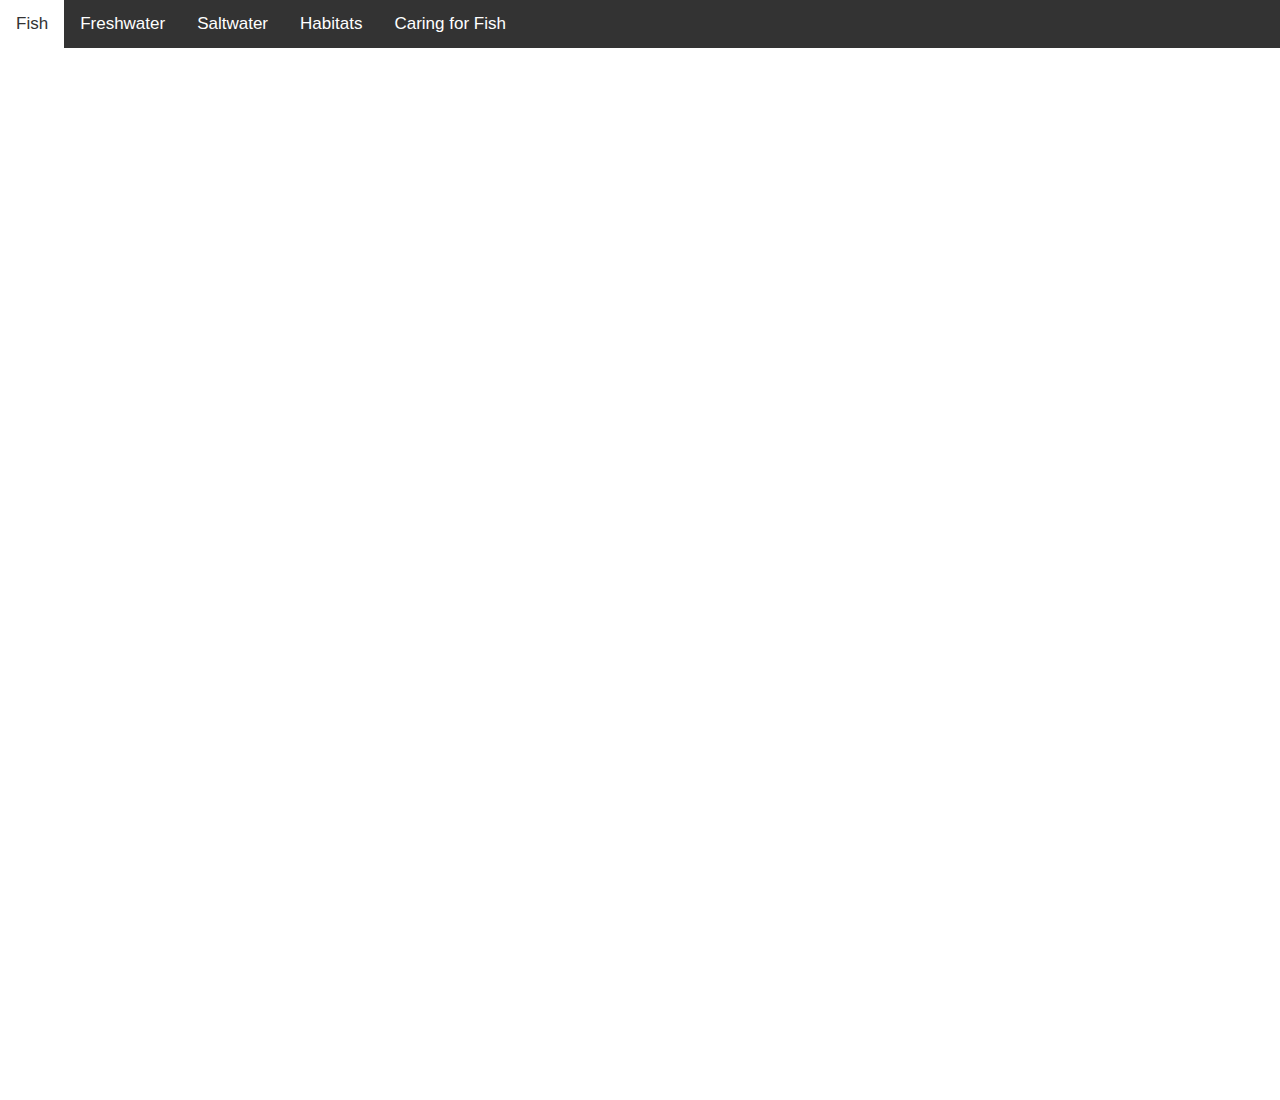
<file: n2.html>
<!DOCTYPE html>
<html>
<head>
  <title>Fish: A Guide to Freshwater and Saltwater Species</title>
  <meta name="description" content="Learn about the different types of fish, their habitats, and how to care for them as pets.">
  <meta name="keywords" content="fish, freshwater, saltwater, species, habitats, pets">
  <style>
    body {
      font-family: -apple-system, BlinkMacSystemFont, "Segoe UI", Roboto, Oxygen, Ubuntu, Cantarell, "Open Sans", "Helvetica Neue", sans-serif;
      margin: 0;
      padding: 0;
    }

    .navbar {
      background-color: #333;
      overflow: hidden;
      position: fixed;
      top: 0;
      width: 100%;
    }

    .navbar a {
      color: #fff;
      float: left;
      padding: 14px 16px;
      text-decoration: none;
      font-size: 17px;
    }

    .navbar a:hover {
      background-color: #ddd;
      color: #000;
    }

    .navbar a.active {
      background-color: #fff;
      color: #333;
    }

    .hero {
      background-image: url("https://www.apple.com/v/home/ak/images/overview/hero/large_2x/apple-watch-hero-large_2x.jpg");
      background-position: center;
      background-size: cover;
      height: 100vh;
      text-align: center;
      color: #fff;
      padding: 50px 0;
    }

    .hero h1 {
      font-size: 64px;
      margin: 0;
    }

    .hero p {
      font-size: 24px;
      margin: 20px 0;
    }

    .content {
      padding: 50px;
      text-align: center;
    }

    .content h2 {
      font-size: 32px;
      margin: 30px 0;
    }

    .content p {
      font-size: 18px;
      margin: 20px 0;
    }
  </style>
</head>
<body>
  <div class="navbar">
    <a class="active" href="#">Fish</a>
    <a href="#">Freshwater</a>
    <a href="#">Saltwater</a>
    <a href="#">Habitats</a>
    <a href="#">Caring for Fish</a>
  </div>
  <div class="hero">
    <h1>Fish: A Guide to Freshwater and Saltwater Species</h1>
    <p>Fish are a diverse group of aquatic animals that live in both freshwater and saltwater environments. They are an important food source for many species, and are also popular as pets. In this guide, we will explore the different types of fish, their habitats, and how to care for them.</p>
  </div>
  <div class="content">
    <h2
</file>
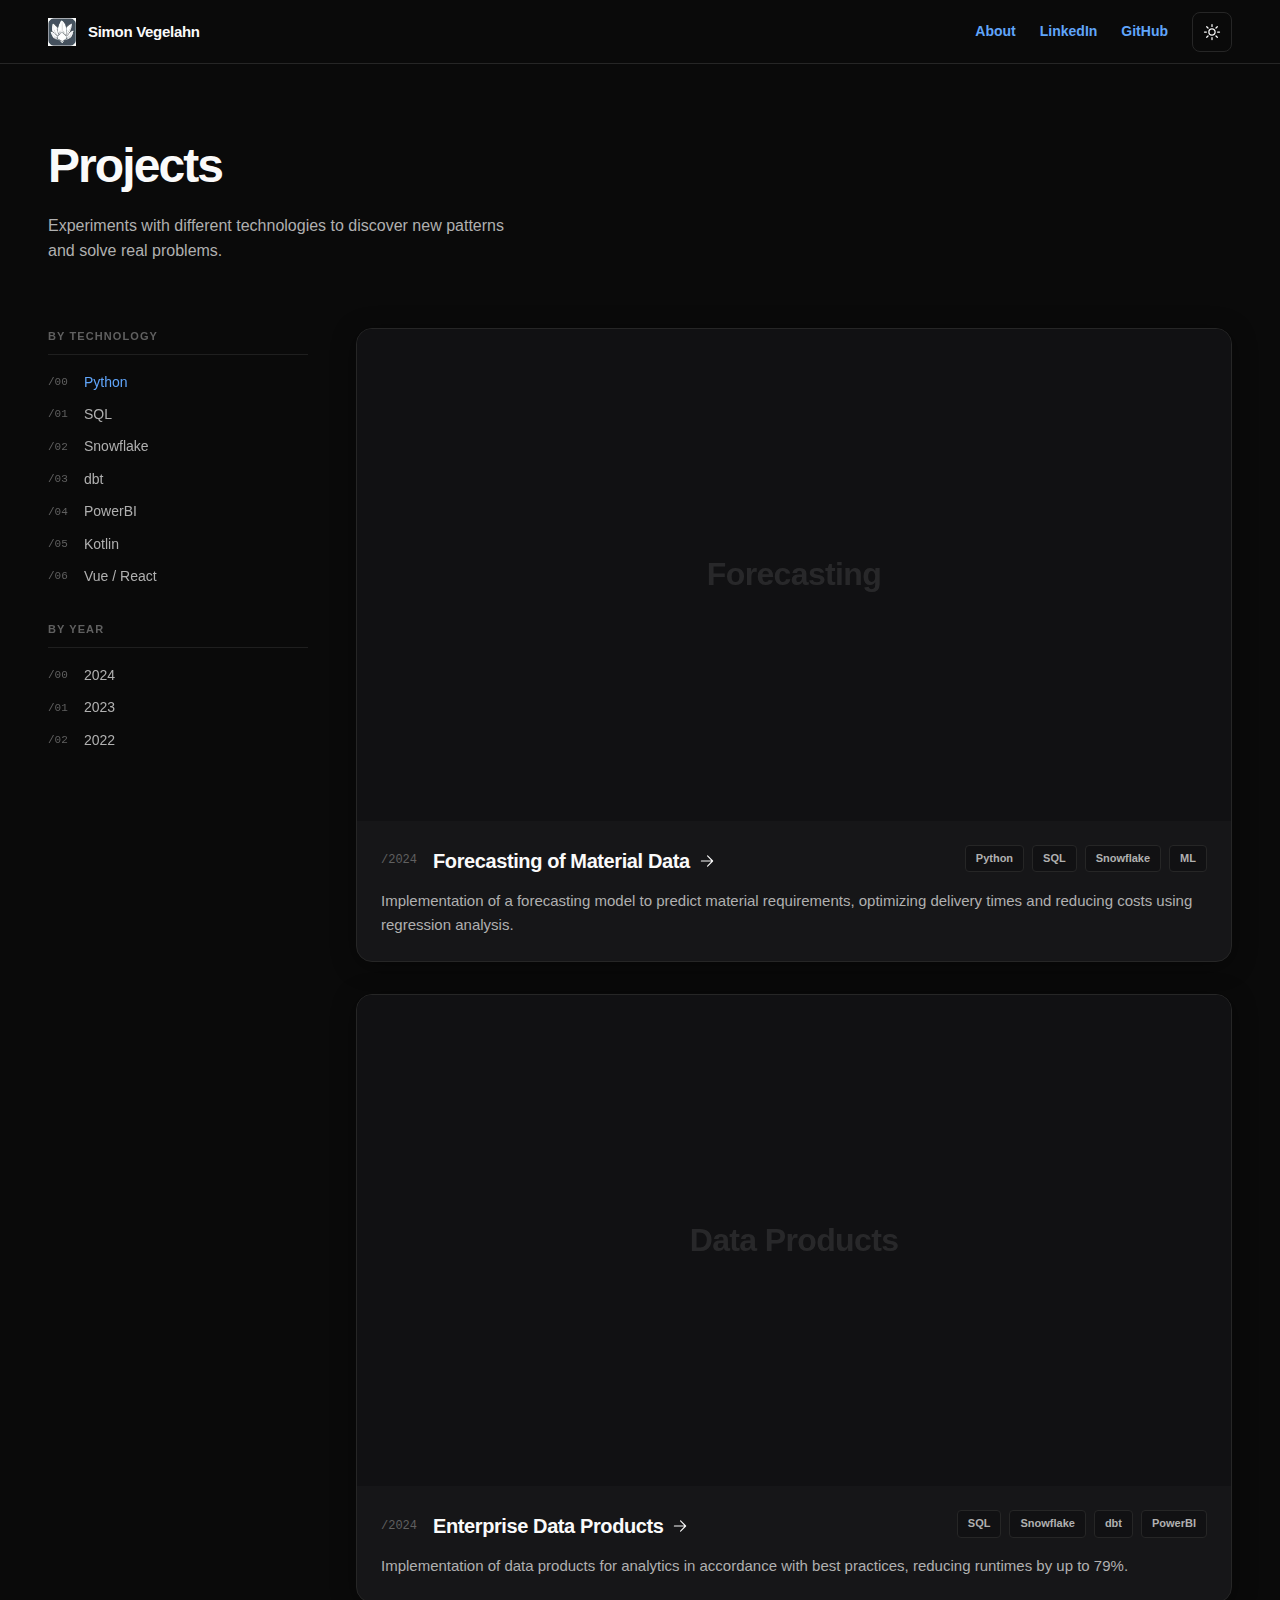
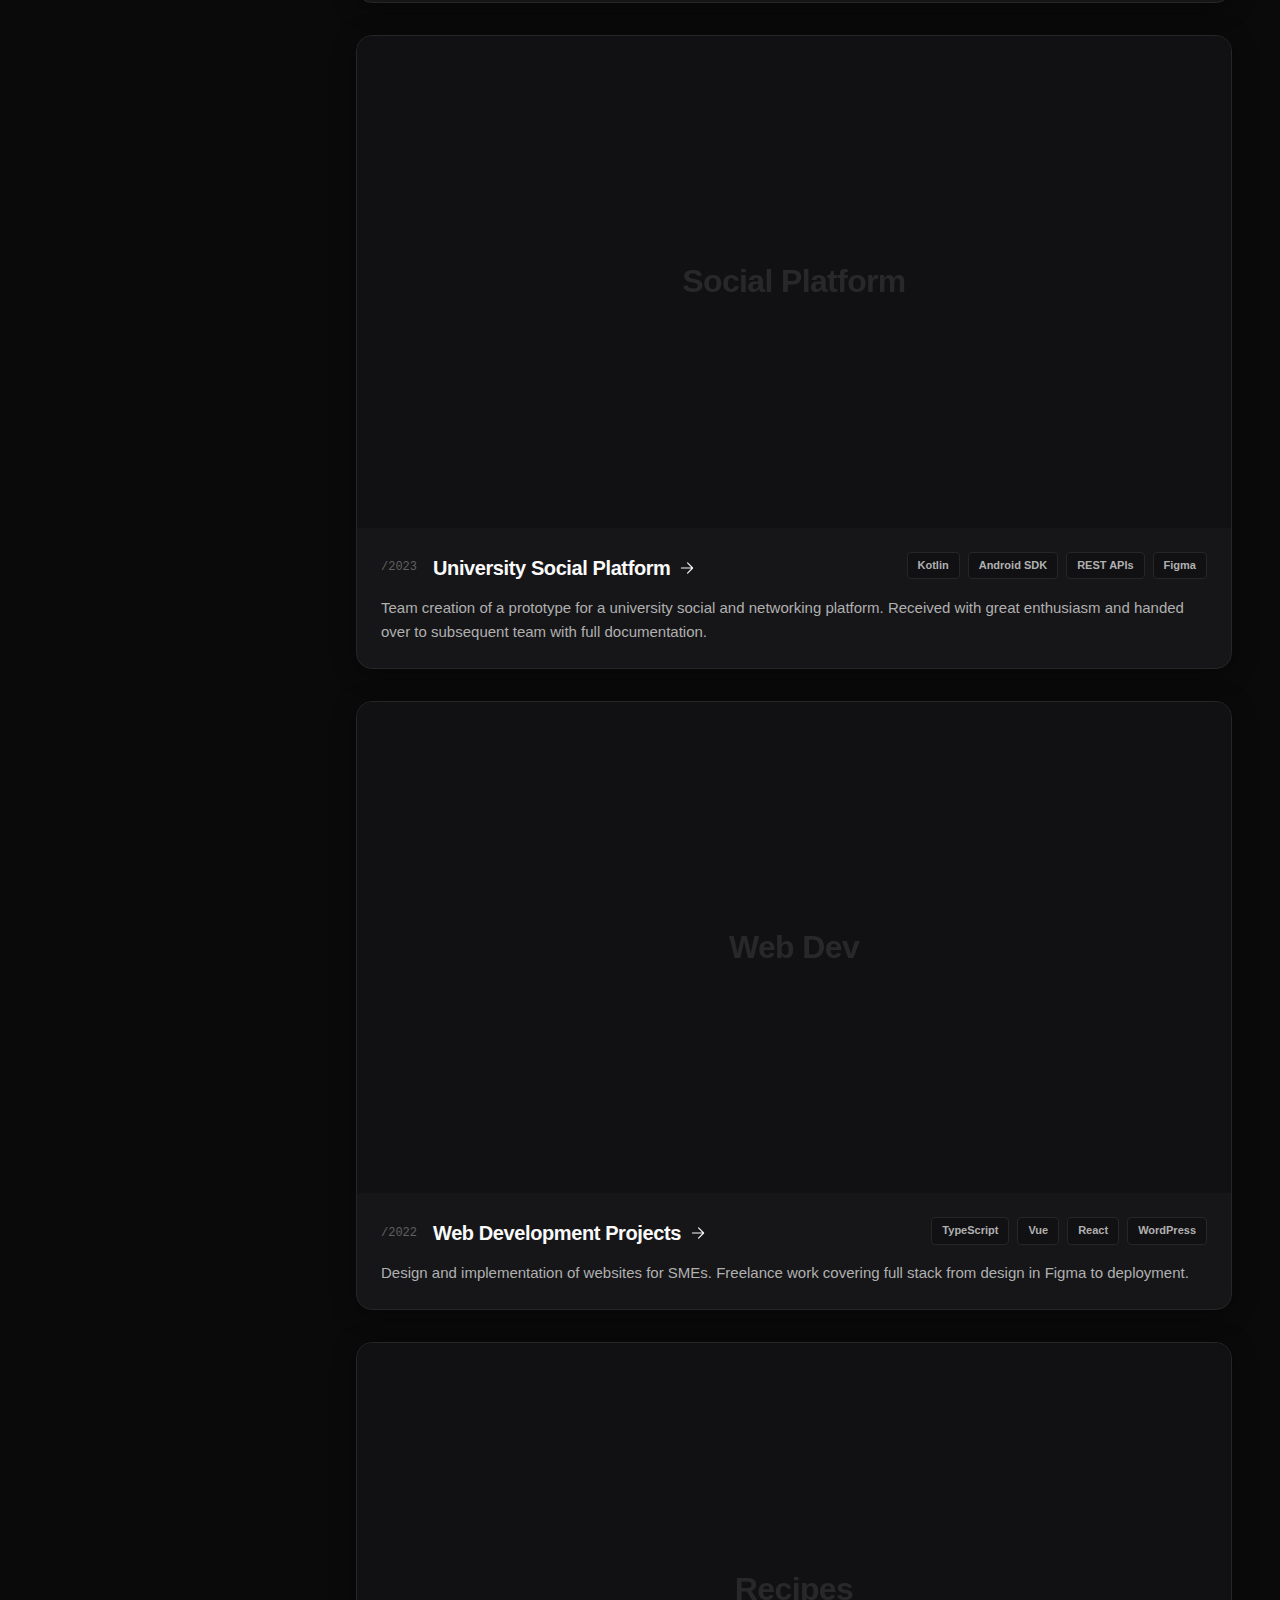
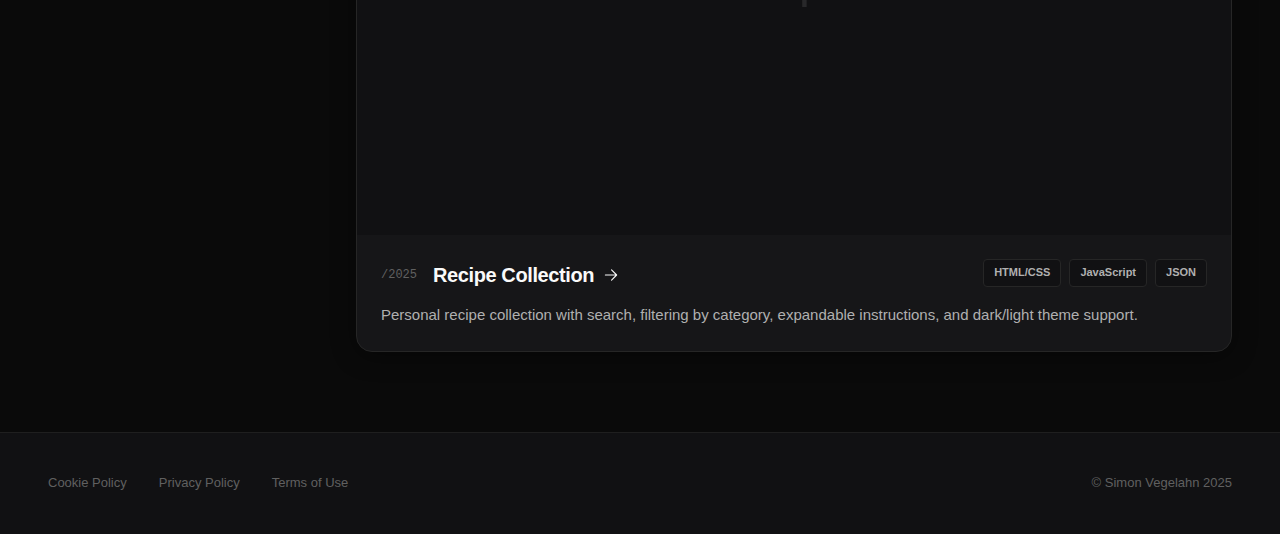
<file: projects.html>
<!DOCTYPE html>
<html lang="en">
<head>
    <meta charset="UTF-8">
    <meta name="viewport" content="width=device-width, initial-scale=1.0">
    <title>Projects - Simon Vegelahn</title>
    <link rel="icon" type="image/png" href="favicon.png">
    <style>
        :root {
            --color-bg-hero: #0a0a0a;
            --color-bg-secondary: #111113;
            --color-bg-card: #161618;
            --color-text: #fafafa;
            --color-text-secondary: #b0b0b0;
            --color-text-muted: #606060;
            --color-accent: #60a5fa;
            --color-accent-hover: #93c5fd;
            --color-border: #262626;
            --color-border-subtle: #1f1f1f;
            --shadow-card: 0 4px 24px rgba(0,0,0,0.4);
        }

        [data-theme="light"] {
            --color-bg-hero: #ffffff;
            --color-bg-secondary: #f5f5f7;
            --color-bg-card: #ffffff;
            --color-text: #0a0a0a;
            --color-text-secondary: #525252;
            --color-text-muted: #8a8a8a;
            --color-accent: #0066cc;
            --color-accent-hover: #0052a3;
            --color-border: #e5e5e5;
            --color-border-subtle: #ebebeb;
            --shadow-card: 0 4px 24px rgba(0,0,0,0.08);
        }

        *, *::before, *::after { box-sizing: border-box; margin: 0; padding: 0; }

        html { font-size: 16px; scroll-behavior: smooth; }

        body {
            font-family: 'Inter', -apple-system, BlinkMacSystemFont, 'Segoe UI', sans-serif;
            background: var(--color-bg-hero);
            color: var(--color-text);
            line-height: 1.6;
            -webkit-font-smoothing: antialiased;
            transition: background-color 0.3s ease, color 0.3s ease;
        }

        a { color: inherit; text-decoration: none; }
        a:focus-visible { outline: 2px solid var(--color-accent); outline-offset: 2px; }

        /* ========================================
           HEADER - Matches your existing style
           ======================================== */
        .sticky-header {
            position: fixed;
            top: 0;
            left: 0;
            right: 0;
            height: 64px;
            background: var(--color-bg-hero);
            border-bottom: 1px solid var(--color-border);
            z-index: 1000;
            transition: background-color 0.3s ease;
        }

        .sticky-header-content {
            max-width: 1400px;
            margin: 0 auto;
            height: 100%;
            display: flex;
            align-items: center;
            justify-content: space-between;
            padding: 0 3rem;
        }

        .sticky-logo {
            display: flex;
            align-items: center;
            gap: 0.75rem;
        }

        .sticky-logo img {
            width: 28px;
            height: 28px;
            filter: invert(0);
            transition: filter 0.3s ease;
        }

        [data-theme="light"] .sticky-logo img { filter: invert(1); }

        .sticky-logo span {
            font-weight: 700;
            font-size: 0.9375rem;
            letter-spacing: -0.02em;
        }

        .sticky-links {
            display: flex;
            align-items: center;
            gap: 1.5rem;
        }

        .sticky-link {
            font-weight: 600;
            font-size: 0.875rem;
            color: var(--color-accent);
            transition: opacity 0.15s ease;
        }

        .sticky-link:hover { opacity: 0.7; }

        .theme-toggle {
            background: none;
            border: 1px solid var(--color-border);
            border-radius: 8px;
            width: 40px;
            height: 40px;
            cursor: pointer;
            display: flex;
            align-items: center;
            justify-content: center;
            color: var(--color-text);
            transition: all 0.15s ease;
        }

        .theme-toggle:hover { background: var(--color-bg-secondary); }
        .theme-toggle svg { width: 20px; height: 20px; }
        .theme-toggle .icon-moon { display: none; }
        [data-theme="light"] .theme-toggle .icon-sun { display: none; }
        [data-theme="light"] .theme-toggle .icon-moon { display: block; }

        /* ========================================
           PAGE LAYOUT
           ======================================== */
        .main-content {
            padding-top: 64px;
            min-height: 100vh;
        }

        .page-header {
            padding: 4rem 3rem 2rem;
            max-width: 1400px;
            margin: 0 auto;
        }

        .page-title {
            font-size: clamp(2rem, 4vw, 3rem);
            font-weight: 900;
            letter-spacing: -0.04em;
            margin-bottom: 0.5rem;
        }

        .page-subtitle {
            font-size: 1rem;
            color: var(--color-text-secondary);
            max-width: 480px;
        }

        /* ========================================
           TWO-COLUMN LAYOUT
           ======================================== */
        .projects-layout {
            display: grid;
            grid-template-columns: 260px 1fr;
            gap: 3rem;
            max-width: 1400px;
            margin: 0 auto;
            padding: 2rem 3rem 5rem;
        }

        /* ========================================
           SIDEBAR INDEX
           ======================================== */
        .sidebar {
            position: sticky;
            top: 96px;
            align-self: start;
        }

        .index-title {
            font-size: 0.6875rem;
            font-weight: 700;
            text-transform: uppercase;
            letter-spacing: 0.1em;
            color: var(--color-text-muted);
            margin-bottom: 1rem;
            padding-bottom: 0.5rem;
            border-bottom: 1px solid var(--color-border-subtle);
        }

        .index-section { margin-bottom: 2rem; }

        .index-list { list-style: none; }

        .index-item {
            display: flex;
            align-items: center;
            gap: 12px;
            margin-bottom: 0.5rem;
        }

        .index-num {
            font-size: 0.6875rem;
            color: var(--color-text-muted);
            font-family: ui-monospace, 'SF Mono', Menlo, monospace;
            min-width: 24px;
        }

        .index-link {
            font-size: 0.875rem;
            font-weight: 500;
            color: var(--color-text-secondary);
            padding-bottom: 1px;
            border-bottom: 1px solid transparent;
            transition: all 0.15s ease;
        }

        .index-link:hover {
            color: var(--color-accent);
            border-color: var(--color-accent);
        }

        .index-link.active {
            color: var(--color-accent);
        }

        /* ========================================
           PROJECT CARDS
           ======================================== */
        .projects-list {
            display: flex;
            flex-direction: column;
            gap: 2rem;
        }

        .project-card {
            background: var(--color-bg-card);
            border: 1px solid var(--color-border);
            border-radius: 16px;
            overflow: hidden;
            transition: all 0.3s ease;
            box-shadow: var(--shadow-card);
        }

        .project-card:hover {
            border-color: var(--color-accent);
            transform: translateY(-2px);
        }

        .project-image {
            width: 100%;
            aspect-ratio: 16/9;
            background: var(--color-bg-secondary);
            display: flex;
            align-items: center;
            justify-content: center;
            overflow: hidden;
        }

        .project-image img {
            width: 100%;
            height: 100%;
            object-fit: cover;
        }

        .project-image-placeholder {
            font-size: 2rem;
            font-weight: 800;
            color: var(--color-text-muted);
            opacity: 0.3;
            letter-spacing: -0.02em;
        }

        .project-content {
            padding: 1.5rem;
        }

        .project-header {
            display: flex;
            align-items: flex-start;
            justify-content: space-between;
            gap: 1rem;
            margin-bottom: 0.75rem;
            flex-wrap: wrap;
        }

        .project-meta {
            display: flex;
            align-items: center;
            gap: 1rem;
        }

        .project-year {
            font-size: 0.75rem;
            font-family: ui-monospace, 'SF Mono', Menlo, monospace;
            color: var(--color-text-muted);
        }

        .project-title {
            font-size: 1.25rem;
            font-weight: 700;
            letter-spacing: -0.02em;
            display: inline-flex;
            align-items: center;
            gap: 0.5rem;
            transition: color 0.15s ease;
        }

        .project-card:hover .project-title { color: var(--color-accent); }

        .project-title svg {
            width: 18px;
            height: 18px;
            transition: transform 0.2s ease;
        }

        .project-card:hover .project-title svg {
            transform: translateX(4px);
        }

        .project-tags {
            display: flex;
            gap: 0.5rem;
            flex-wrap: wrap;
        }

        .tag {
            font-size: 0.6875rem;
            font-weight: 600;
            padding: 0.25rem 0.625rem;
            background: var(--color-bg-secondary);
            border: 1px solid var(--color-border);
            border-radius: 4px;
            color: var(--color-text-secondary);
        }

        .project-desc {
            font-size: 0.9375rem;
            color: var(--color-text-secondary);
            line-height: 1.6;
        }

        /* ========================================
           FOOTER
           ======================================== */
        footer {
            background: var(--color-bg-secondary);
            border-top: 1px solid var(--color-border-subtle);
            padding: 2.5rem 3rem;
        }

        .footer-content {
            max-width: 1400px;
            margin: 0 auto;
            display: flex;
            justify-content: space-between;
            align-items: center;
            flex-wrap: wrap;
            gap: 1rem;
        }

        .footer-links {
            display: flex;
            gap: 2rem;
        }

        .footer-links a {
            font-size: 0.8125rem;
            color: var(--color-text-muted);
            transition: color 0.15s ease;
        }

        .footer-links a:hover { color: var(--color-text); }

        .footer-copy {
            font-size: 0.8125rem;
            color: var(--color-text-muted);
        }

        /* ========================================
           RESPONSIVE
           ======================================== */
        @media (max-width: 900px) {
            .projects-layout {
                grid-template-columns: 1fr;
                gap: 2rem;
            }

            .sidebar {
                position: static;
                display: flex;
                gap: 2rem;
                padding-bottom: 1.5rem;
                border-bottom: 1px solid var(--color-border-subtle);
                overflow-x: auto;
            }

            .index-section { margin-bottom: 0; }
        }

        @media (max-width: 768px) {
            .page-header { padding: 3rem 1.5rem 1.5rem; }
            .projects-layout { padding: 1.5rem; }
            .sticky-header-content { padding: 0 1.5rem; }
            footer { padding: 2rem 1.5rem; }

            .footer-content {
                flex-direction: column;
                text-align: center;
            }

            .footer-links {
                flex-wrap: wrap;
                justify-content: center;
            }

            .sidebar {
                flex-direction: column;
                gap: 1rem;
            }
        }

        @media (prefers-reduced-motion: reduce) {
            *, *::before, *::after {
                transition-duration: 0.01ms !important;
                animation-duration: 0.01ms !important;
            }
        }
    </style>
</head>
<body>
    <!-- Header -->
    <header class="sticky-header">
        <div class="sticky-header-content">
            <a href="index.html" class="sticky-logo">
                <img src="favicon.png" alt="">
                <span>Simon Vegelahn</span>
            </a>
            <div class="sticky-links">
                <a href="about_me.html" class="sticky-link">About</a>
                <a href="https://www.linkedin.com/in/simonvegelahn/?locale=en_US" target="_blank" rel="noopener noreferrer" class="sticky-link">LinkedIn</a>
                <a href="https://github.com/SimonVegelahn" target="_blank" rel="noopener noreferrer" class="sticky-link">GitHub</a>
                <button class="theme-toggle" id="themeToggle" aria-label="Toggle theme">
                    <svg class="icon-sun" xmlns="http://www.w3.org/2000/svg" fill="none" viewBox="0 0 24 24" stroke="currentColor" stroke-width="1.5">
                        <path stroke-linecap="round" stroke-linejoin="round" d="M12 3v2.25m6.364.386l-1.591 1.591M21 12h-2.25m-.386 6.364l-1.591-1.591M12 18.75V21m-4.773-4.227l-1.591 1.591M5.25 12H3m4.227-4.773L5.636 5.636M15.75 12a3.75 3.75 0 11-7.5 0 3.75 3.75 0 017.5 0z" />
                    </svg>
                    <svg class="icon-moon" xmlns="http://www.w3.org/2000/svg" fill="none" viewBox="0 0 24 24" stroke="currentColor" stroke-width="1.5">
                        <path stroke-linecap="round" stroke-linejoin="round" d="M21.752 15.002A9.718 9.718 0 0118 15.75c-5.385 0-9.75-4.365-9.75-9.75 0-1.33.266-2.597.748-3.752A9.753 9.753 0 003 11.25C3 16.635 7.365 21 12.75 21a9.753 9.753 0 009.002-5.998z" />
                    </svg>
                </button>
            </div>
        </div>
    </header>

    <main class="main-content">
        <!-- Page Header -->
        <div class="page-header">
            <h1 class="page-title">Projects</h1>
            <p class="page-subtitle">Experiments with different technologies to discover new patterns and solve real problems.</p>
        </div>

        <!-- Two Column Layout -->
        <div class="projects-layout">
            <!-- Sidebar Index -->
            <aside class="sidebar">
                <div class="index-section">
                    <h2 class="index-title">By Technology</h2>
                    <ul class="index-list">
                        <li class="index-item"><span class="index-num">/00</span><a href="#" class="index-link">Python</a></li>
                        <li class="index-item"><span class="index-num">/01</span><a href="#" class="index-link">SQL</a></li>
                        <li class="index-item"><span class="index-num">/02</span><a href="#" class="index-link">Snowflake</a></li>
                        <li class="index-item"><span class="index-num">/03</span><a href="#" class="index-link">dbt</a></li>
                        <li class="index-item"><span class="index-num">/04</span><a href="#" class="index-link">PowerBI</a></li>
                        <li class="index-item"><span class="index-num">/05</span><a href="#" class="index-link">Kotlin</a></li>
                        <li class="index-item"><span class="index-num">/06</span><a href="#" class="index-link">Vue / React</a></li>
                    </ul>
                </div>

                <div class="index-section">
                    <h2 class="index-title">By Year</h2>
                    <ul class="index-list">
                        <li class="index-item"><span class="index-num">/00</span><a href="#" class="index-link">2024</a></li>
                        <li class="index-item"><span class="index-num">/01</span><a href="#" class="index-link">2023</a></li>
                        <li class="index-item"><span class="index-num">/02</span><a href="#" class="index-link">2022</a></li>
                    </ul>
                </div>
            </aside>

            <!-- Projects List -->
            <div class="projects-list">
                <!-- Project 1 -->
                <article class="project-card">
                    <div class="project-image">
                        <span class="project-image-placeholder">Forecasting</span>
                    </div>
                    <div class="project-content">
                        <div class="project-header">
                            <div class="project-meta">
                                <span class="project-year">/2024</span>
                                <a href="#" class="project-title">
                                    Forecasting of Material Data
                                    <svg xmlns="http://www.w3.org/2000/svg" fill="none" viewBox="0 0 24 24" stroke="currentColor" stroke-width="1.5">
                                        <path stroke-linecap="round" stroke-linejoin="round" d="M4.5 12h15m0 0l-6.75-6.75M19.5 12l-6.75 6.75" />
                                    </svg>
                                </a>
                            </div>
                            <div class="project-tags">
                                <span class="tag">Python</span>
                                <span class="tag">SQL</span>
                                <span class="tag">Snowflake</span>
                                <span class="tag">ML</span>
                            </div>
                        </div>
                        <p class="project-desc">Implementation of a forecasting model to predict material requirements, optimizing delivery times and reducing costs using regression analysis.</p>
                    </div>
                </article>

                <!-- Project 2 -->
                <article class="project-card">
                    <div class="project-image">
                        <span class="project-image-placeholder">Data Products</span>
                    </div>
                    <div class="project-content">
                        <div class="project-header">
                            <div class="project-meta">
                                <span class="project-year">/2024</span>
                                <a href="#" class="project-title">
                                    Enterprise Data Products
                                    <svg xmlns="http://www.w3.org/2000/svg" fill="none" viewBox="0 0 24 24" stroke="currentColor" stroke-width="1.5">
                                        <path stroke-linecap="round" stroke-linejoin="round" d="M4.5 12h15m0 0l-6.75-6.75M19.5 12l-6.75 6.75" />
                                    </svg>
                                </a>
                            </div>
                            <div class="project-tags">
                                <span class="tag">SQL</span>
                                <span class="tag">Snowflake</span>
                                <span class="tag">dbt</span>
                                <span class="tag">PowerBI</span>
                            </div>
                        </div>
                        <p class="project-desc">Implementation of data products for analytics in accordance with best practices, reducing runtimes by up to 79%.</p>
                    </div>
                </article>

                <!-- Project 3 -->
                <article class="project-card">
                    <div class="project-image">
                        <span class="project-image-placeholder">Social Platform</span>
                    </div>
                    <div class="project-content">
                        <div class="project-header">
                            <div class="project-meta">
                                <span class="project-year">/2023</span>
                                <a href="#" class="project-title">
                                    University Social Platform
                                    <svg xmlns="http://www.w3.org/2000/svg" fill="none" viewBox="0 0 24 24" stroke="currentColor" stroke-width="1.5">
                                        <path stroke-linecap="round" stroke-linejoin="round" d="M4.5 12h15m0 0l-6.75-6.75M19.5 12l-6.75 6.75" />
                                    </svg>
                                </a>
                            </div>
                            <div class="project-tags">
                                <span class="tag">Kotlin</span>
                                <span class="tag">Android SDK</span>
                                <span class="tag">REST APIs</span>
                                <span class="tag">Figma</span>
                            </div>
                        </div>
                        <p class="project-desc">Team creation of a prototype for a university social and networking platform. Received with great enthusiasm and handed over to subsequent team with full documentation.</p>
                    </div>
                </article>

                <!-- Project 4 -->
                <article class="project-card">
                    <div class="project-image">
                        <span class="project-image-placeholder">Web Dev</span>
                    </div>
                    <div class="project-content">
                        <div class="project-header">
                            <div class="project-meta">
                                <span class="project-year">/2022</span>
                                <a href="#" class="project-title">
                                    Web Development Projects
                                    <svg xmlns="http://www.w3.org/2000/svg" fill="none" viewBox="0 0 24 24" stroke="currentColor" stroke-width="1.5">
                                        <path stroke-linecap="round" stroke-linejoin="round" d="M4.5 12h15m0 0l-6.75-6.75M19.5 12l-6.75 6.75" />
                                    </svg>
                                </a>
                            </div>
                            <div class="project-tags">
                                <span class="tag">TypeScript</span>
                                <span class="tag">Vue</span>
                                <span class="tag">React</span>
                                <span class="tag">WordPress</span>
                            </div>
                        </div>
                        <p class="project-desc">Design and implementation of websites for SMEs. Freelance work covering full stack from design in Figma to deployment.</p>
                    </div>
                </article>

                <!-- Project 5 -->
                <article class="project-card">
                    <div class="project-image">
                        <span class="project-image-placeholder">Recipes</span>
                    </div>
                    <div class="project-content">
                        <div class="project-header">
                            <div class="project-meta">
                                <span class="project-year">/2025</span>
                                <a href="recipes.html" class="project-title">
                                    Recipe Collection
                                    <svg xmlns="http://www.w3.org/2000/svg" fill="none" viewBox="0 0 24 24" stroke="currentColor" stroke-width="1.5">
                                        <path stroke-linecap="round" stroke-linejoin="round" d="M4.5 12h15m0 0l-6.75-6.75M19.5 12l-6.75 6.75" />
                                    </svg>
                                </a>
                            </div>
                            <div class="project-tags">
                                <span class="tag">HTML/CSS</span>
                                <span class="tag">JavaScript</span>
                                <span class="tag">JSON</span>
                            </div>
                        </div>
                        <p class="project-desc">Personal recipe collection with search, filtering by category, expandable instructions, and dark/light theme support.</p>
                    </div>
                </article>
            </div>
        </div>
    </main>

    <!-- Footer -->
    <footer>
        <div class="footer-content">
            <div class="footer-links">
                <a href="/soon.html">Cookie Policy</a>
                <a href="/soon.html">Privacy Policy</a>
                <a href="/soon.html">Terms of Use</a>
            </div>
            <p class="footer-copy">© Simon Vegelahn 2025</p>
        </div>
    </footer>

    <script>
        // Theme Toggle
        function initThemeToggle() {
            const toggle = document.getElementById('themeToggle');
            if (!toggle) return;

            const savedTheme = localStorage.getItem('theme');
            const systemDark = window.matchMedia('(prefers-color-scheme: dark)').matches;

            if (savedTheme === 'light') {
                document.documentElement.setAttribute('data-theme', 'light');
            } else if (savedTheme === 'dark' || (!savedTheme && systemDark)) {
                document.documentElement.setAttribute('data-theme', 'dark');
            }

            toggle.addEventListener('click', () => {
                const isDark = document.documentElement.getAttribute('data-theme') !== 'light';
                const newTheme = isDark ? 'light' : 'dark';
                document.documentElement.setAttribute('data-theme', newTheme);
                localStorage.setItem('theme', newTheme);
            });
        }

        // Index link active state based on scroll position
        function initScrollSpy() {
            const cards = document.querySelectorAll('.project-card');
            const yearLinks = document.querySelectorAll('.index-link');

            // Simple: highlight first link on load
            if (yearLinks.length > 0) {
                yearLinks[0].classList.add('active');
            }
        }

        document.addEventListener('DOMContentLoaded', () => {
            initThemeToggle();
            initScrollSpy();
        });
    </script>
</body>
</html>
</file>
